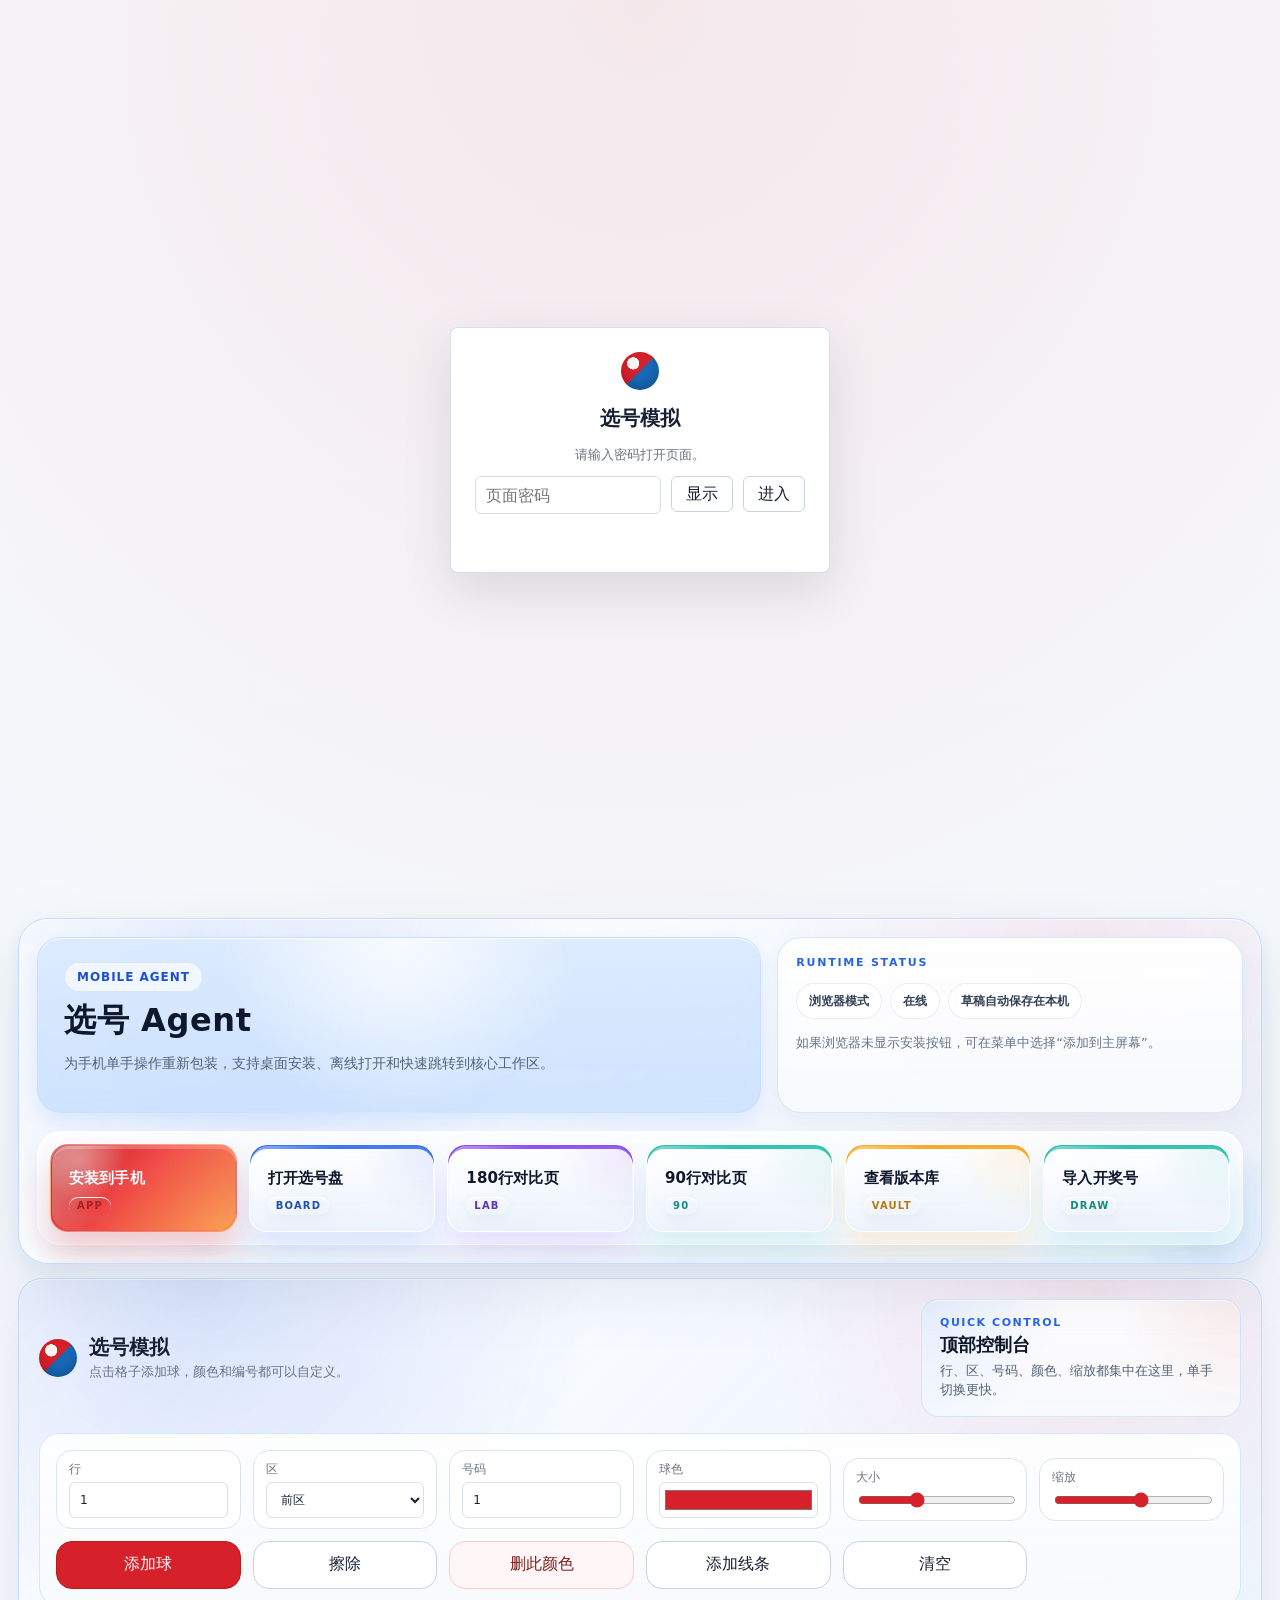
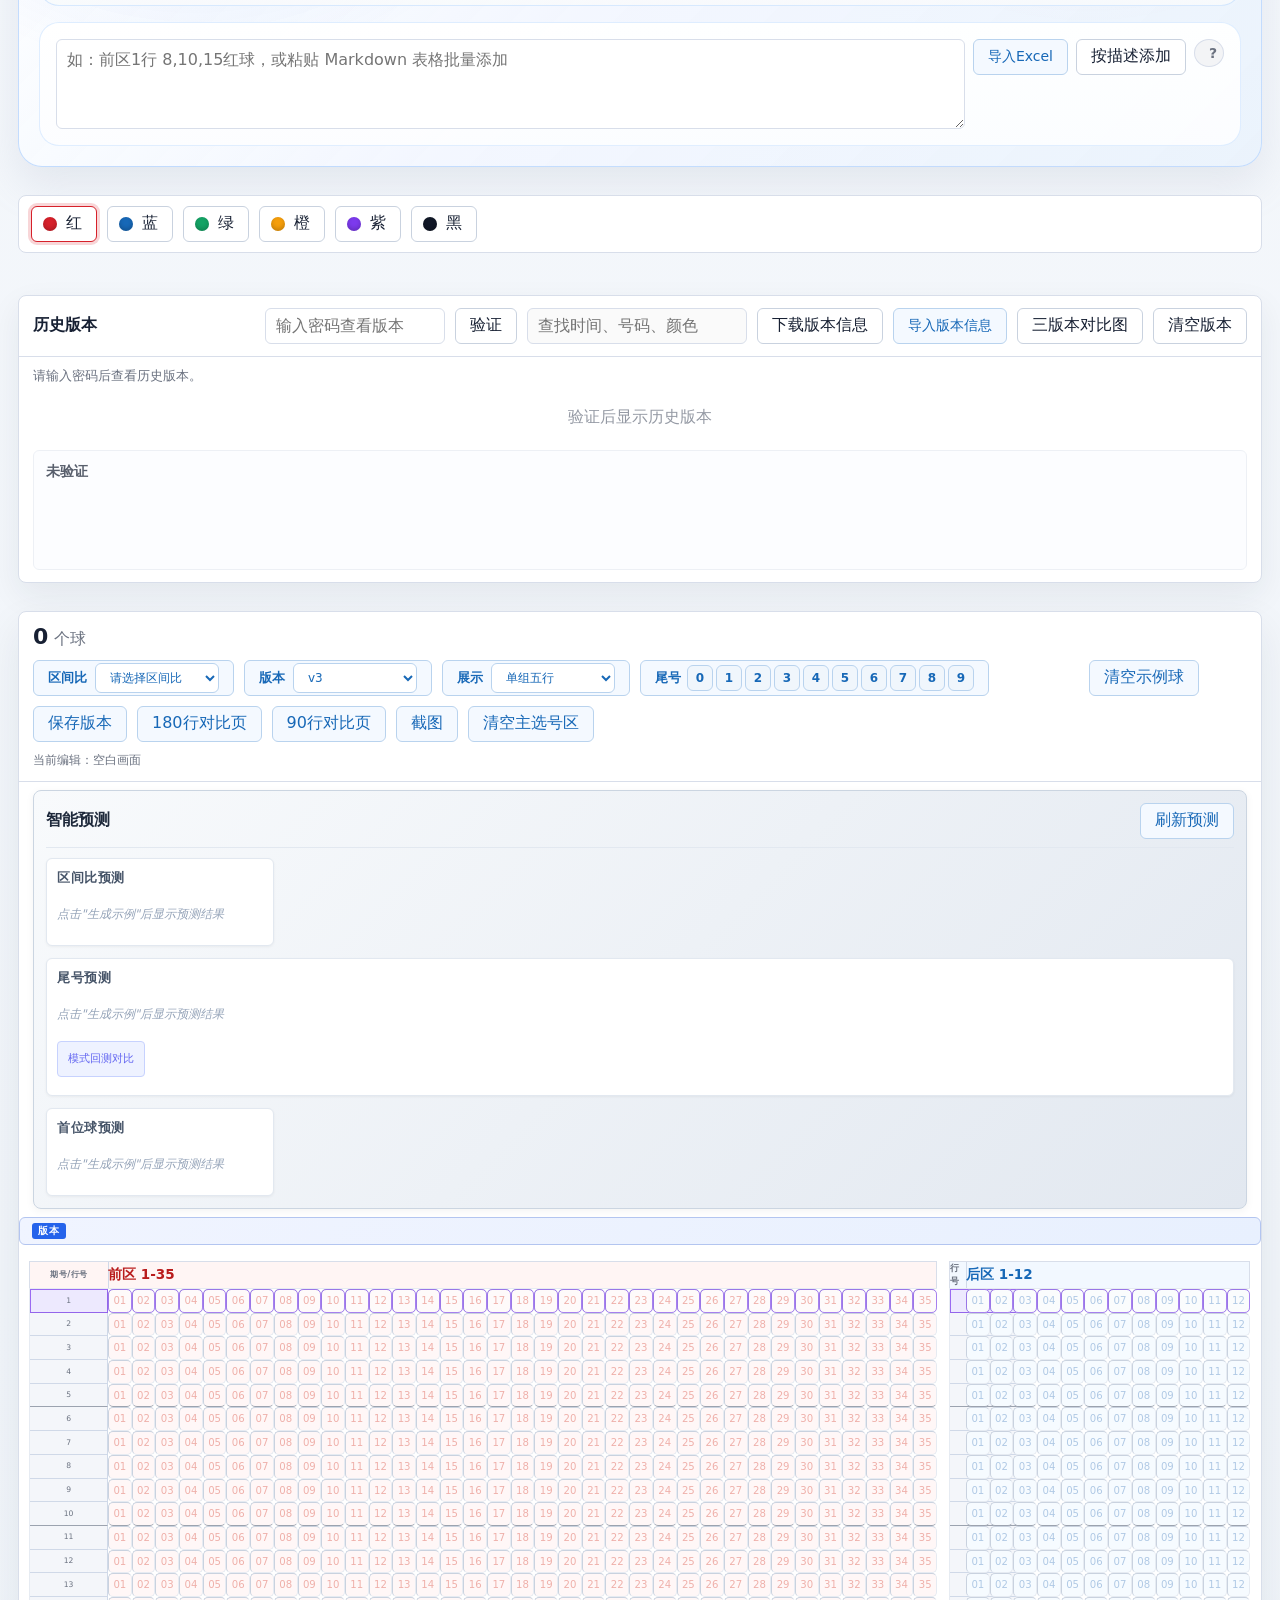
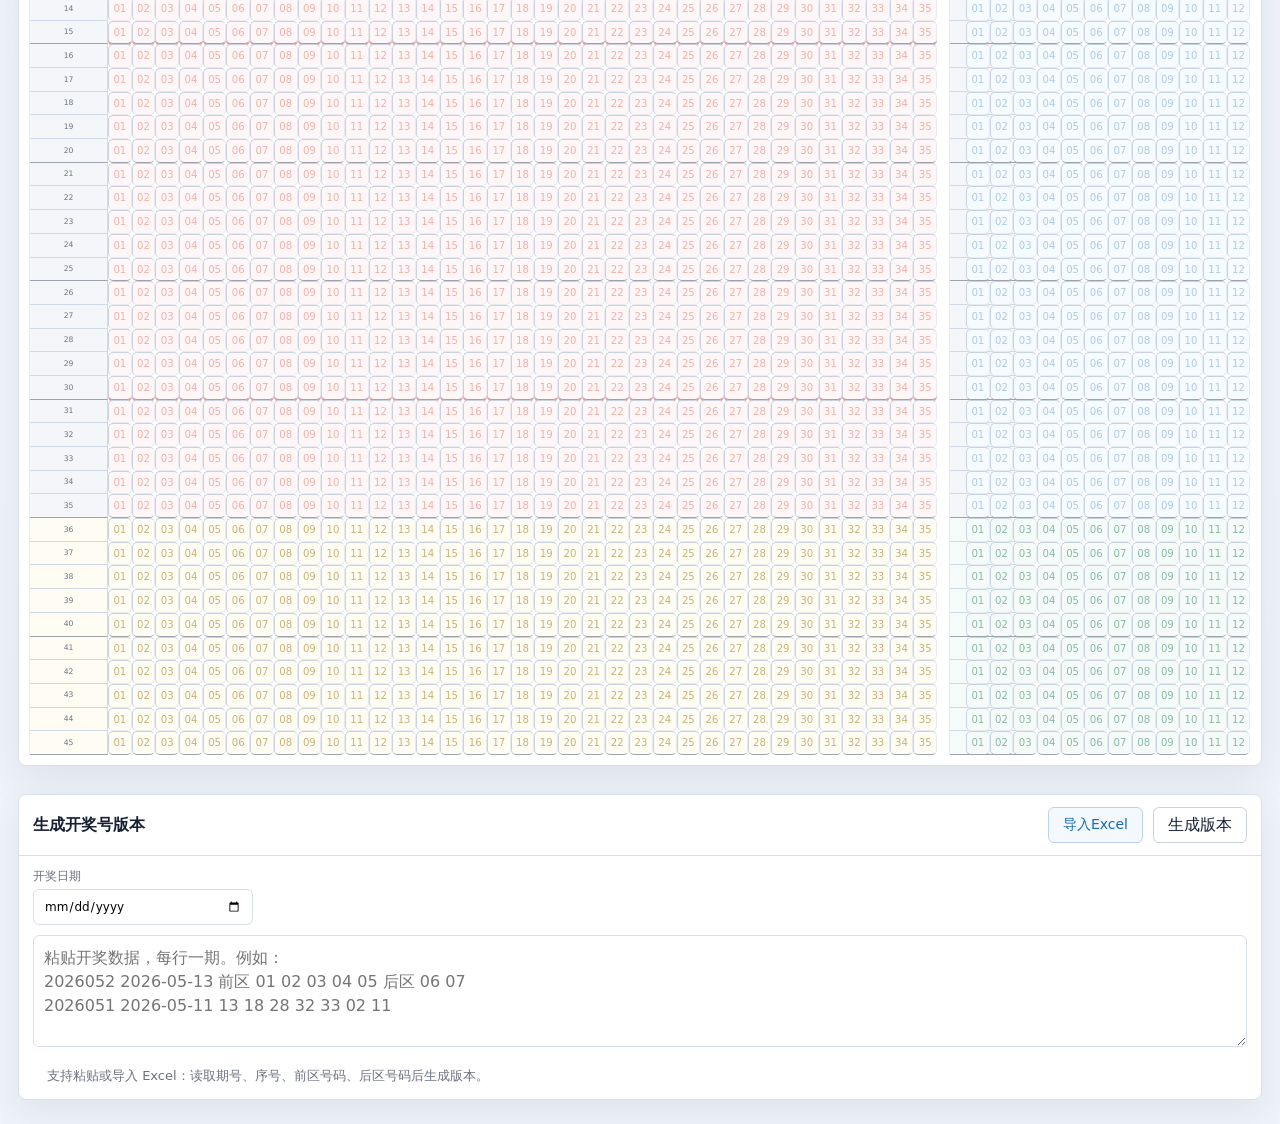
<file: index.html>
<!doctype html>
<html lang="zh-CN">
  <head>
    <meta charset="UTF-8" />
    <meta name="viewport" content="width=device-width, initial-scale=1.0" />
    <title>选号 Agent</title>
    <meta name="theme-color" content="#0f172a" />
    <meta name="apple-mobile-web-app-capable" content="yes" />
    <meta name="apple-mobile-web-app-status-bar-style" content="black-translucent" />
    <meta name="apple-mobile-web-app-title" content="选号Agent" />
    <meta name="mobile-web-app-capable" content="yes" />
    <link rel="manifest" href="manifest.webmanifest" />
    <link rel="icon" type="image/png" sizes="192x192" href="icons/icon-192.png" />
    <link rel="shortcut icon" type="image/png" href="icons/icon-192.png" />
    <link rel="apple-touch-icon" href="icons/apple-touch-icon.png" />
    <link rel="stylesheet" href="styles.css?v=20260611-layout-9" />
  </head>
  <body>
    <section id="appLock" class="app-lock">
      <div class="lock-panel">
        <span class="brand-mark"></span>
        <h1>选号模拟</h1>
        <p>请输入密码打开页面。</p>
        <div class="lock-form">
          <input id="appPassword" type="password" maxlength="32" placeholder="页面密码" autocomplete="current-password" />
          <button id="toggleAppPasswordButton" type="button">显示</button>
          <button id="unlockAppButton" type="button">进入</button>
        </div>
        <p id="appAuthMessage" class="auth-message"></p>
      </div>
    </section>

    <main id="appRoot" class="app" hidden>
      <section id="agentHomePanel" class="agent-shell" data-agent-section aria-label="手机 Agent 工作台">
        <div class="agent-shell-top">
          <div class="agent-copy">
            <span class="agent-badge">Mobile Agent</span>
            <h2>选号 Agent</h2>
            <p>为手机单手操作重新包装，支持桌面安装、离线打开和快速跳转到核心工作区。</p>
          </div>
          <div class="agent-sidecard">
            <span class="agent-sidecard-title">Runtime Status</span>
            <div class="agent-status">
              <span id="displayModeBadge" class="agent-pill">浏览器模式</span>
              <span id="networkStatusBadge" class="agent-pill">在线</span>
              <span class="agent-pill">草稿自动保存在本机</span>
            </div>
            <p id="installHint" class="agent-hint">在浏览器菜单里也可以选择“添加到主屏幕”。</p>
          </div>
        </div>
        <div class="agent-actions">
          <button id="installAppButton" class="agent-primary-action" type="button" hidden data-accent="ruby" data-nav-tag="APP">安装到手机</button>
          <button class="agent-jump" type="button" data-target="#agentBoardPanel" data-accent="cobalt" data-nav-tag="BOARD">打开选号盘</button>
          <button id="openComparePageFromHome" class="agent-jump" type="button" data-accent="violet" data-nav-tag="LAB">180行对比页</button>
          <button id="openCompare90PageFromHome" class="agent-jump" type="button" data-accent="mint" data-nav-tag="90">90行对比页</button>
          <button class="agent-jump" type="button" data-target="#agentVersionPanel" data-accent="amber" data-nav-tag="VAULT">查看版本库</button>
          <button class="agent-jump" type="button" data-target="#agentImportPanel" data-accent="mint" data-nav-tag="DRAW">导入开奖号</button>
        </div>
      </section>

      <section id="agentControlPanel" class="toolbar" data-agent-section aria-label="操作栏">
        <div class="toolbar-top">
          <div class="brand">
            <span class="brand-mark"></span>
            <div>
              <h1>选号模拟</h1>
              <p>点击格子添加球，颜色和编号都可以自定义。</p>
            </div>
          </div>
          <div class="toolbar-note">
            <span class="toolbar-kicker">Quick Control</span>
            <strong>顶部控制台</strong>
            <p>行、区、号码、颜色、缩放都集中在这里，单手切换更快。</p>
          </div>
        </div>

        <div class="controls">
          <label>
            <span>行</span>
            <input id="rowInput" type="number" min="1" max="45" value="1" />
          </label>
          <label>
            <span>区</span>
            <select id="zoneInput">
              <option value="front">前区</option>
              <option value="back">后区</option>
            </select>
          </label>
          <label>
            <span>号码</span>
            <input id="numberInput" type="number" min="1" max="35" value="1" />
          </label>
          <label>
            <span>球色</span>
            <input id="colorInput" type="color" value="#d6202a" />
          </label>
          <label>
            <span>大小</span>
            <input id="sizeInput" type="range" min="20" max="34" value="25" />
          </label>
          <label>
            <span>缩放</span>
            <input id="zoomInput" type="range" min="30" max="130" value="100" />
          </label>
          <button id="addBallButton" type="button">添加球</button>
          <button id="eraseButton" type="button" aria-pressed="false">擦除</button>
          <button id="deleteColorButton" type="button">删此颜色</button>
          <button id="addDividerButton" type="button">添加线条</button>
          <button id="clearButton" type="button">清空</button>
        </div>
        <div class="text-add">
          <div class="text-add-wrapper">
            <textarea
              id="descInput"
              rows="3"
              placeholder="如：前区1行 8,10,15红球，或粘贴 Markdown 表格批量添加"
            ></textarea>
            <label class="file-import-button text-file-import">
              <input id="descFileInput" type="file" accept=".xlsx,.xls,.csv,.tsv" />
              导入Excel
            </label>
            <button id="descAddButton" type="button">按描述添加</button>
            <button id="descHelpButton" type="button" class="help-btn" title="查看语法规则">?</button>
          </div>
          <div id="descHelpTip" class="desc-help-tip" hidden>
            <strong>语法规则：</strong><br />
            <code>前区/后区</code> + <code>行号</code> + <code>号码</code> + <code>颜色</code><br /><br />
            <strong>单条示例：</strong><br />
            <code>前区1行 8,10,15红球</code><br />
            <code>后区3行 2蓝球</code><br />
            <code>前区第5行 13号红</code><br /><br />
            <strong>表格批量导入（先选颜色）：</strong><br />
            <code>| 顺序 | 前区号码 | 后区号码 |</code><br />
            <code>| 1 | 12 17 20 26 35 | 04 09 |</code><br />
            <code>| 2 | 04 10 15 22 27 | 06 10 |</code><br /><br />
            <strong>制表符分隔格式（如从Excel复制）：</strong><br />
            <code>顺序 前区号码 后区号码</code><br />
            <code>1 12 17 20 26 35 04 09</code><br />
            <code>2 04 10 15 22 27 06 10</code><br /><br />
            <strong>Excel导入：</strong>读取前区/后区列，按倒序添加，表格最下面一行放到第1行。<br /><br />
            <strong>彩虹球：</strong>同位置多颜色显示彩虹。<br /><br />
            <strong>支持：</strong>中文数字、多行、分号分隔。
          </div>
        </div>
      </section>

      <section id="agentPalettePanel" class="palette" data-agent-section aria-label="颜色选择">
        <button class="swatch active" type="button" data-color="#d6202a" style="--swatch: #d6202a">红</button>
        <button class="swatch" type="button" data-color="#1768b7" style="--swatch: #1768b7">蓝</button>
        <button class="swatch" type="button" data-color="#14a365" style="--swatch: #14a365">绿</button>
        <button class="swatch" type="button" data-color="#f59e0b" style="--swatch: #f59e0b">橙</button>
        <button class="swatch" type="button" data-color="#7c3aed" style="--swatch: #7c3aed">紫</button>
        <button class="swatch" type="button" data-color="#111827" style="--swatch: #111827">黑</button>
      </section>

      <section id="agentBoardPanel" class="board-shell" data-agent-section aria-label="选号面板">
        <div class="board-top">
          <div class="status">
            <strong id="ballCount">0</strong>
            <span>个球</span>
          </div>
          <div class="board-actions">
            <label class="board-option" for="sampleRatioModeInput">
              <span>区间比</span>
              <select id="sampleRatioModeInput">
                <option value="">请选择区间比</option>
                <option value="0-0-5">0:0:5</option>
                <option value="0-1-4">0:1:4</option>
                <option value="0-2-3">0:2:3</option>
                <option value="0-3-2">0:3:2</option>
                <option value="0-4-1">0:4:1</option>
                <option value="0-5-0">0:5:0</option>
                <option value="1-0-4">1:0:4</option>
                <option value="1-1-3">1:1:3</option>
                <option value="1-2-2">1:2:2</option>
                <option value="1-3-1">1:3:1</option>
                <option value="1-4-0">1:4:0</option>
                <option value="2-0-3">2:0:3</option>
                <option value="2-1-2">2:1:2</option>
                <option value="2-2-1">2:2:1</option>
                <option value="2-3-0">2:3:0</option>
                <option value="3-0-2">3:0:2</option>
                <option value="3-1-1">3:1:1</option>
                <option value="3-2-0">3:2:0</option>
                <option value="4-0-1">4:0:1</option>
                <option value="4-1-0">4:1:0</option>
                <option value="5-0-0">5:0:0</option>
                <option value="break1">断一区</option>
                <option value="break2">断二区</option>
                <option value="break3">断三区</option>
              </select>
            </label>
            <label class="board-option" for="sampleVersionInput">
              <span>版本</span>
              <select id="sampleVersionInput">
                <option value="v3">v3</option>
                <option value="v4">v4.1</option>
              </select>
            </label>
            <label class="board-option" for="sampleDisplayModeInput">
              <span>展示</span>
              <select id="sampleDisplayModeInput">
                <option value="single">单组五行</option>
                <option value="variants">五组候选</option>
              </select>
            </label>
            <label class="board-option tail-selector" for="tailSelectorWrap">
              <span>尾号</span>
              <div id="tailSelectorWrap" class="tail-selector-wrap">
                <button class="tail-btn" type="button" data-tail="0">0</button>
                <button class="tail-btn" type="button" data-tail="1">1</button>
                <button class="tail-btn" type="button" data-tail="2">2</button>
                <button class="tail-btn" type="button" data-tail="3">3</button>
                <button class="tail-btn" type="button" data-tail="4">4</button>
                <button class="tail-btn" type="button" data-tail="5">5</button>
                <button class="tail-btn" type="button" data-tail="6">6</button>
                <button class="tail-btn" type="button" data-tail="7">7</button>
                <button class="tail-btn" type="button" data-tail="8">8</button>
                <button class="tail-btn" type="button" data-tail="9">9</button>
              </div>
            </label>
            <span id="tailPoolInfo" class="tail-pool-info"></span>
            <button id="sampleButton" class="ghost" type="button">生成示例</button>
            <button id="clearSampleButton" class="ghost" type="button">清空示例球</button>
            <button id="exportSampleExcelButton" class="ghost" type="button" style="display:none;">导出Excel</button>
            <button id="saveVersionButton" class="ghost" type="button">保存版本</button>
            <button id="openComparePageButton" class="ghost" type="button">180行对比页</button>
            <button id="openCompare90PageButton" class="ghost" type="button">90行对比页</button>
            <button id="captureBoardButton" class="ghost" type="button">截图</button>
            <button id="clearMainBoardButton" class="ghost" type="button">清空主选号区</button>
          </div>
          <span id="currentBaseLabel" class="base-label">当前编辑：空白画面</span>
        </div>
        <div id="predictionPanel" class="prediction-panel">
          <div class="prediction-header">
            <h3>智能预测</h3>
            <button id="refreshPredictionButton" class="ghost" type="button">刷新预测</button>
          </div>
          <div class="prediction-content">
            <div class="prediction-section">
              <h4>区间比预测</h4>
              <div id="intervalRatioPrediction" class="prediction-display">
                <span class="prediction-placeholder">点击"生成示例"后显示预测结果</span>
              </div>
            </div>
            <div class="prediction-section prediction-section-wide">
              <h4>尾号预测</h4>
              <div id="tailPrediction" class="prediction-display">
                <span class="prediction-placeholder">点击"生成示例"后显示预测结果</span>
              </div>
              <button id="backtestTailModesBtn" class="ghost btn-sm" type="button" style="margin-top:6px;">模式回测对比</button>
              <div id="tailModeBacktest" class="backtest-container"></div>
            </div>
            <div class="prediction-section">
              <h4>首位球预测</h4>
              <div id="firstBallPrediction" class="prediction-display">
                <span class="prediction-placeholder">点击"生成示例"后显示预测结果</span>
              </div>
            </div>
          </div>
        </div>
        <div id="versionBanner" class="version-banner" hidden>
          <span class="version-banner-label">版本</span>
          <span id="versionBannerText" class="version-banner-text"></span>
        </div>
        <div class="board-wrap">
          <div id="board" class="board" aria-label="选号走势表">
            <div>
              <div class="zone-title front-title">前区 1-35</div>
              <div id="frontBoard" class="zone-board front-board" aria-label="前区 1 到 35"></div>
            </div>
            <div>
              <div class="zone-title back-title">后区 1-12</div>
              <div id="backBoard" class="zone-board back-board" aria-label="后区 1 到 12"></div>
            </div>
          </div>
        </div>
        <div id="agentPoolPanel" class="pool-panel" data-agent-section aria-label="候选号码池" hidden>
          <div class="pool-header">
            <h2>候选号码池</h2>
            <span id="poolStats" class="pool-stats"></span>
          </div>
          <div id="poolDisplay" class="pool-display"></div>
          <div id="poolCoverageInfo" class="pool-coverage-info"></div>
        </div>
      </section>

      <section id="agentVersionPanel" class="version-shell" data-agent-section aria-label="历史版本">
        <div class="history-top">
          <h2>历史版本</h2>
          <div class="version-tools">
            <input id="versionPassword" type="password" placeholder="输入密码查看版本" autocomplete="current-password" />
            <button id="unlockVersionsButton" type="button">验证</button>
            <button id="lockVersionsButton" type="button" hidden>锁定</button>
            <input id="versionSearch" type="search" placeholder="查找时间、号码、颜色" />
            <button id="downloadVersionsButton" type="button">下载版本信息</button>
            <label class="file-import-button">
              <input id="importVersionsInput" type="file" accept=".json,application/json" />
              导入版本信息
            </label>
            <button id="compareVersionsButton" type="button">三版本对比图</button>
            <button id="clearVersionsButton" type="button">清空版本</button>
          </div>
        </div>
        <p id="versionAuthMessage" class="version-auth-message">请输入密码后查看历史版本。</p>
        <div class="version-layout">
          <ol id="versionList" class="version-list"></ol>
          <div class="version-preview">
            <h3 id="versionPreviewTitle">未选择版本</h3>
            <div id="versionPreview" class="history-balls"></div>
          </div>
        </div>
      </section>

      <section id="agentImportPanel" class="draw-import-shell" data-agent-section aria-label="生成开奖号版本">
        <div class="history-top">
          <h2>生成开奖号版本</h2>
          <div class="draw-version-actions">
            <label class="file-import-button">
              <input id="drawFileInput" type="file" accept=".xlsx,.xls,.csv,.tsv" />
              导入Excel
            </label>
            <button id="generateDrawVersionButton" type="button">生成版本</button>
            <button id="cancelEditDrawVersionButton" type="button" hidden>取消修改</button>
          </div>
        </div>
        <div class="draw-import-body">
          <label>
            <span>开奖日期</span>
            <input id="drawDateInput" type="date" />
          </label>
          <textarea
            id="drawDataInput"
            placeholder="粘贴开奖数据，每行一期。例如：&#10;2026052 2026-05-13 前区 01 02 03 04 05 后区 06 07&#10;2026051 2026-05-11 13 18 28 32 33 02 11"
          ></textarea>
          <p id="drawImportMessage" class="version-auth-message">支持粘贴或导入 Excel：读取期号、序号、前区号码、后区号码后生成版本。</p>
        </div>
      </section>

      <nav id="mobileDock" class="mobile-dock" aria-label="手机快捷导航">
        <button class="dock-item" type="button" data-target="#agentHomePanel" data-accent="cobalt">
          <span class="dock-item-icon" aria-hidden="true">⌂</span>
          <span class="dock-item-kicker">首页</span>
          <strong>Agent</strong>
        </button>
        <button class="dock-item" type="button" data-target="#agentControlPanel" data-accent="ruby">
          <span class="dock-item-icon" aria-hidden="true">◎</span>
          <span class="dock-item-kicker">控制</span>
          <strong>工作台</strong>
        </button>
        <button class="dock-item active" type="button" data-target="#agentBoardPanel" data-accent="violet">
          <span class="dock-item-icon" aria-hidden="true">●</span>
          <span class="dock-item-kicker">核心</span>
          <strong>选号盘</strong>
        </button>
        <button class="dock-item" type="button" data-target="#agentVersionPanel" data-accent="amber">
          <span class="dock-item-icon" aria-hidden="true">▣</span>
          <span class="dock-item-kicker">记录</span>
          <strong>版本库</strong>
        </button>
        <button class="dock-item" type="button" data-target="#agentImportPanel" data-accent="mint">
          <span class="dock-item-icon" aria-hidden="true">↥</span>
          <span class="dock-item-kicker">数据</span>
          <strong>开奖号</strong>
        </button>
      </nav>

      <div id="versionModal" class="version-modal" hidden>
        <div class="version-dialog" role="dialog" aria-modal="true" aria-labelledby="versionModalTitle">
          <div class="version-dialog-top">
            <h2 id="versionModalTitle">版本详情</h2>
            <button id="closeVersionModalButton" type="button">关闭</button>
          </div>
          <div id="versionModalBody" class="version-detail-list"></div>
        </div>
      </div>

      <div id="compareModal" class="version-modal" hidden>
        <div class="version-dialog compare-dialog" role="dialog" aria-modal="true" aria-labelledby="compareModalTitle">
          <div class="version-dialog-top">
            <h2 id="compareModalTitle">三版本对比图</h2>
            <button id="closeCompareModalButton" type="button">关闭</button>
          </div>
          <div class="compare-form">
            <label>
              <span>版本一</span>
              <select id="compareVersionOne"></select>
            </label>
            <label>
              <span>版本二</span>
              <select id="compareVersionTwo"></select>
            </label>
            <label>
              <span>版本三</span>
              <select id="compareVersionThree"></select>
            </label>
          </div>
          <p id="compareHint" class="version-auth-message">将每个版本的第 16-30 行映射到主选号区行 1-15、16-30、31-45，前区和后区的选球都会按原号码落位。</p>
          <div class="compare-actions">
            <button id="applyCompareButton" type="button">加载到主选号区</button>
            <button id="saveCompareButton" class="ghost" type="button">一键保存为版本</button>
          </div>
        </div>
      </div>
    </main>

    <script src="vendor/xlsx.full.min.js"></script>
    <script src="vendor/html2canvas.min.js"></script>
    <script src="all_draws.js"></script>
    <script src="script.js?v=20260701-back-v6"></script>
  </body>
</html>
</file>
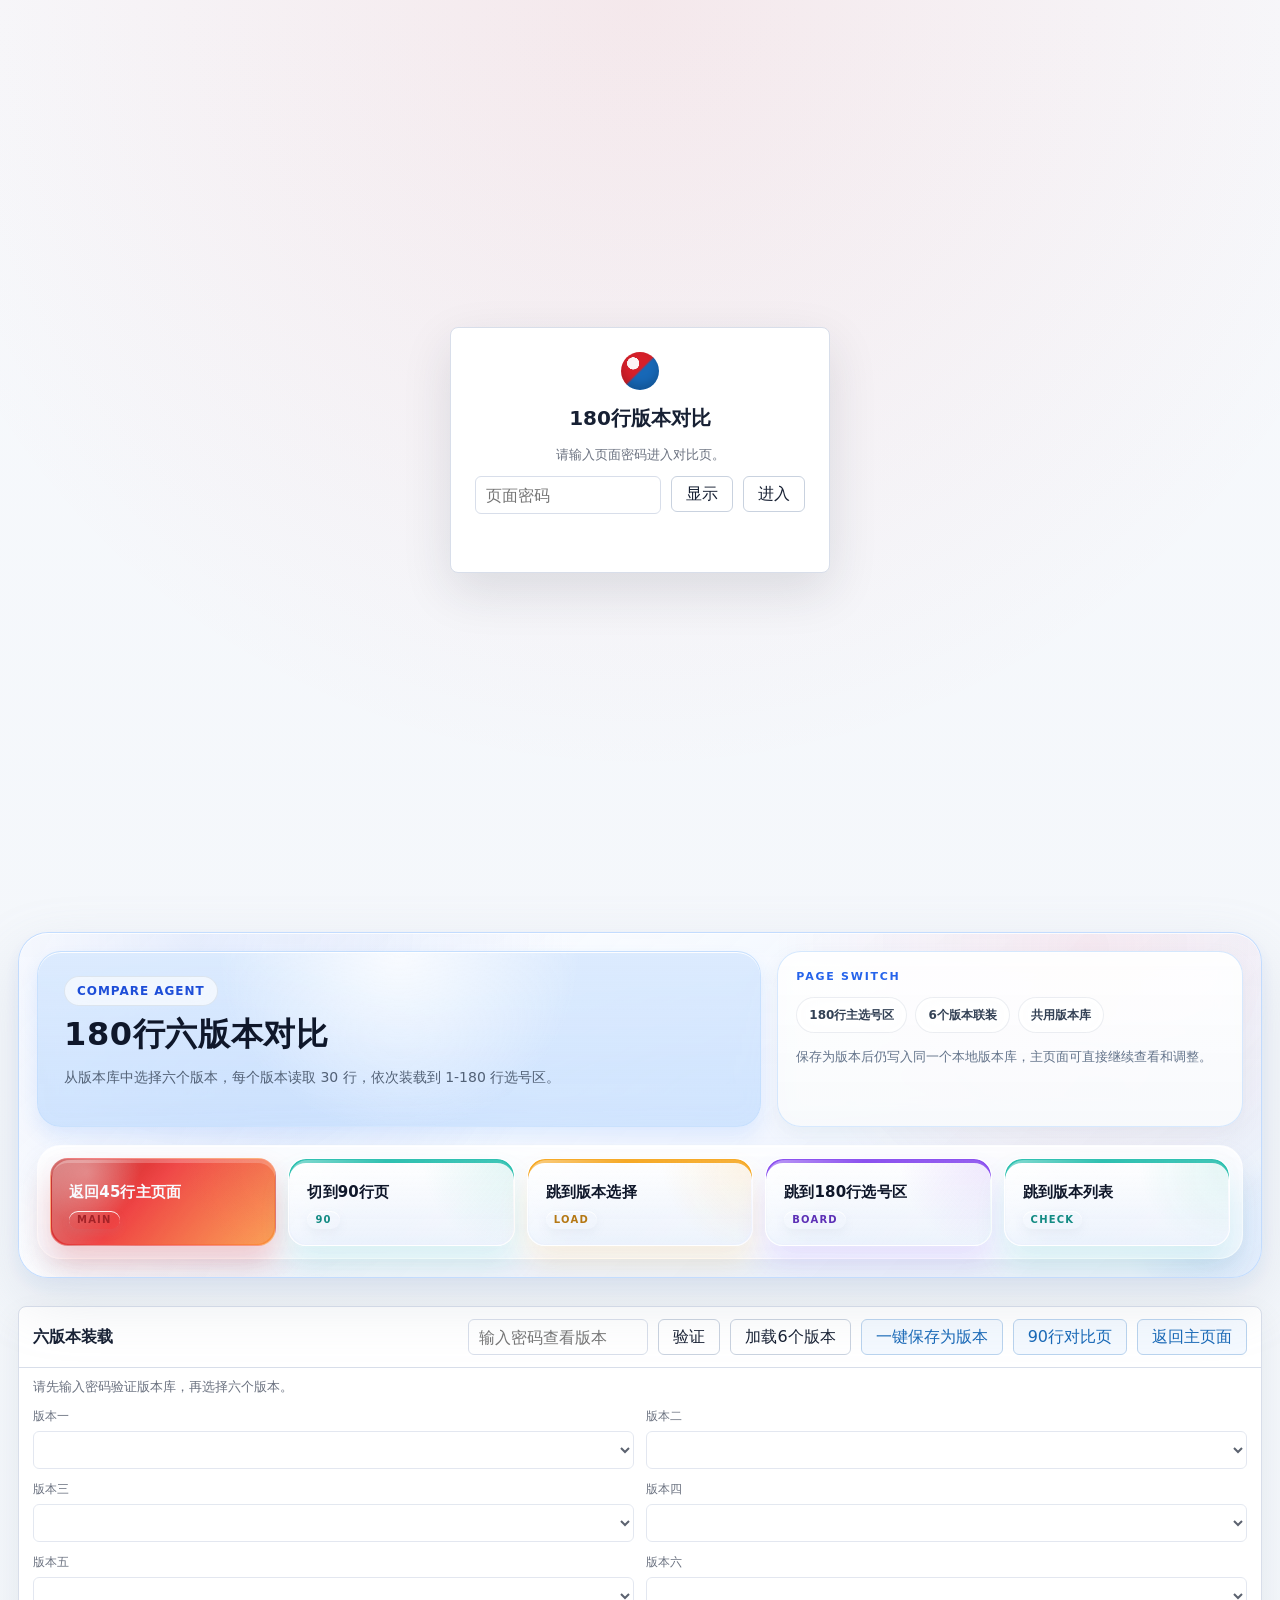
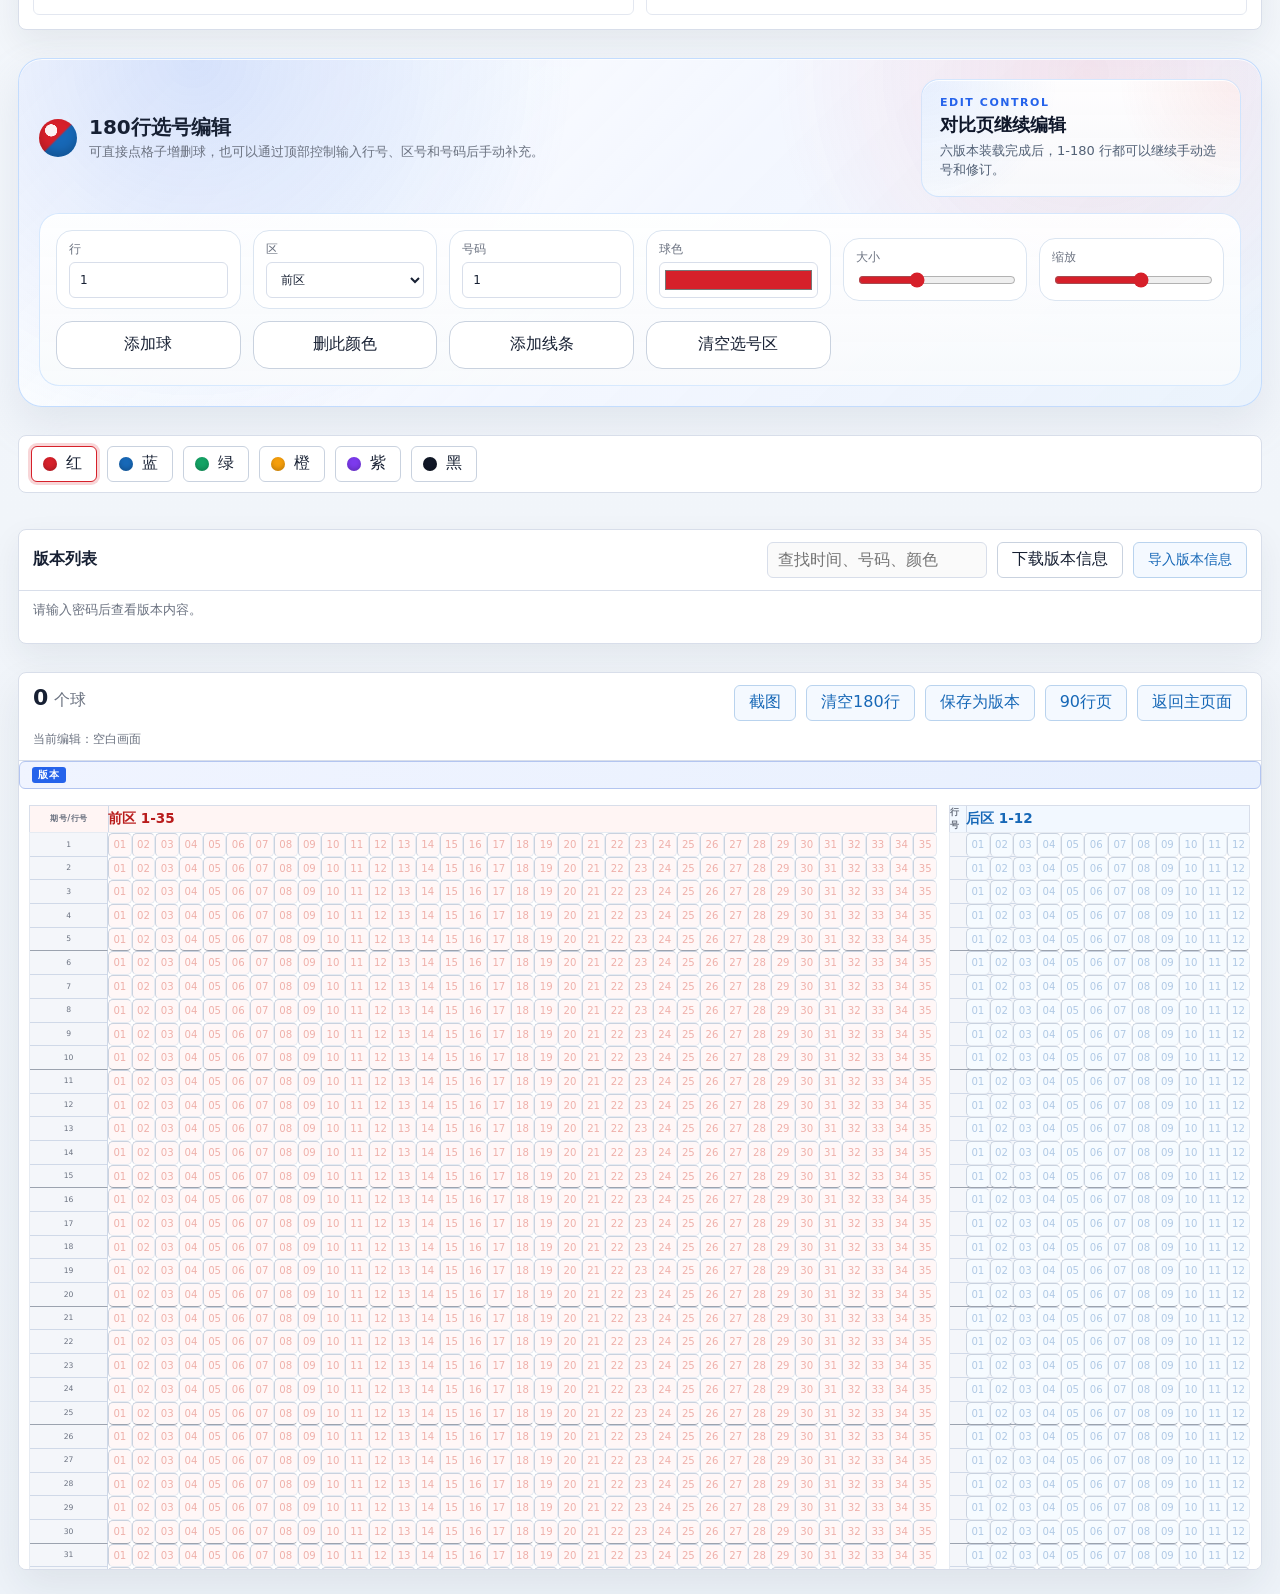
<file: compare.html>
<!doctype html>
<html lang="zh-CN">
  <head>
    <meta charset="UTF-8" />
    <meta name="viewport" content="width=device-width, initial-scale=1.0" />
    <title>180行版本对比</title>
    <meta name="theme-color" content="#0f172a" />
    <meta name="apple-mobile-web-app-capable" content="yes" />
    <meta name="apple-mobile-web-app-status-bar-style" content="black-translucent" />
    <meta name="apple-mobile-web-app-title" content="180行对比" />
    <meta name="mobile-web-app-capable" content="yes" />
    <link rel="manifest" href="manifest.webmanifest" />
    <link rel="icon" type="image/png" sizes="192x192" href="icons/icon-192.png" />
    <link rel="shortcut icon" type="image/png" href="icons/icon-192.png" />
    <link rel="apple-touch-icon" href="icons/apple-touch-icon.png" />
    <link rel="stylesheet" href="styles.css?v=20260611-layout-9" />
  </head>
  <body class="compare-page-body">
    <section id="comparePageLock" class="app-lock">
      <div class="lock-panel">
        <span class="brand-mark"></span>
        <h1>180行版本对比</h1>
        <p>请输入页面密码进入对比页。</p>
        <div class="lock-form">
          <input id="comparePagePassword" type="password" maxlength="32" placeholder="页面密码" autocomplete="current-password" />
          <button id="toggleComparePagePasswordButton" type="button">显示</button>
          <button id="unlockComparePageButton" type="button">进入</button>
        </div>
        <p id="comparePageAuthMessage" class="auth-message"></p>
      </div>
    </section>

    <main id="comparePageRoot" class="app compare-page-app" hidden>
      <section class="agent-shell compare-hero">
        <div class="agent-shell-top">
          <div class="agent-copy">
            <span class="agent-badge">Compare Agent</span>
            <h2>180行六版本对比</h2>
            <p>从版本库中选择六个版本，每个版本读取 30 行，依次装载到 1-180 行选号区。</p>
          </div>
          <div class="agent-sidecard">
            <span class="agent-sidecard-title">Page Switch</span>
            <div class="agent-status">
              <span class="agent-pill">180行主选号区</span>
              <span class="agent-pill">6个版本联装</span>
              <span class="agent-pill">共用版本库</span>
            </div>
            <p class="agent-hint">保存为版本后仍写入同一个本地版本库，主页面可直接继续查看和调整。</p>
          </div>
        </div>
        <div class="agent-actions compare-hero-actions">
          <button id="backToMainPageTop" class="agent-primary-action" type="button" data-accent="ruby" data-nav-tag="MAIN">返回45行主页面</button>
          <button class="agent-jump" type="button" data-switch-page="compare90" data-accent="mint" data-nav-tag="90">切到90行页</button>
          <button id="jumpToCompareControls" class="agent-jump" type="button" data-accent="amber" data-nav-tag="LOAD">跳到版本选择</button>
          <button id="jumpToCompareBoard" class="agent-jump" type="button" data-accent="violet" data-nav-tag="BOARD">跳到180行选号区</button>
          <button id="jumpToCompareVersions" class="agent-jump" type="button" data-accent="mint" data-nav-tag="CHECK">跳到版本列表</button>
        </div>
      </section>

      <section id="compareControlPanel" class="version-shell compare-panel" aria-label="六版本装载设置">
        <div class="history-top">
          <h2>六版本装载</h2>
          <div class="version-tools">
            <input id="compareVersionPassword" type="password" placeholder="输入密码查看版本" autocomplete="current-password" />
            <button id="unlockCompareVersionsButton" type="button">验证</button>
            <button id="lockCompareVersionsButton" type="button" hidden>锁定</button>
            <button id="loadCompareVersionsButton" type="button">加载6个版本</button>
            <button id="saveCompareBoardButton" class="ghost" type="button">一键保存为版本</button>
            <button class="ghost" type="button" data-switch-page="compare90">90行对比页</button>
            <button id="backToMainPageButton" class="ghost" type="button">返回主页面</button>
          </div>
        </div>
        <p id="comparePageHint" class="version-auth-message">请先验证版本库，再选择六个版本。</p>
        <div class="compare-five-layout">
          <div class="compare-form compare-five-form">
            <label>
              <span>版本一</span>
              <select id="compareVersionOne"></select>
            </label>
            <label>
              <span>版本二</span>
              <select id="compareVersionTwo"></select>
            </label>
            <label>
              <span>版本三</span>
              <select id="compareVersionThree"></select>
            </label>
            <label>
              <span>版本四</span>
              <select id="compareVersionFour"></select>
            </label>
            <label>
              <span>版本五</span>
              <select id="compareVersionFive"></select>
            </label>
            <label>
              <span>版本六</span>
              <select id="compareVersionSix"></select>
            </label>
          </div>
        </div>
      </section>

      <section class="toolbar compare-toolbar" aria-label="180行编辑控制">
        <div class="toolbar-top">
          <div class="brand">
            <span class="brand-mark"></span>
            <div>
              <h1>180行选号编辑</h1>
              <p>可直接点格子增删球，也可以通过顶部控制输入行号、区号和号码后手动补充。</p>
            </div>
          </div>
          <div class="toolbar-note">
            <span class="toolbar-kicker">Edit Control</span>
            <strong>对比页继续编辑</strong>
            <p>六版本装载完成后，1-180 行都可以继续手动选号和修订。</p>
          </div>
        </div>
        <div class="controls">
          <label>
            <span>行</span>
            <input id="compareRowInput" type="number" min="1" max="180" value="1" />
          </label>
          <label>
            <span>区</span>
            <select id="compareZoneInput">
              <option value="front">前区</option>
              <option value="back">后区</option>
            </select>
          </label>
          <label>
            <span>号码</span>
            <input id="compareNumberInput" type="number" min="1" max="35" value="1" />
          </label>
          <label>
            <span>球色</span>
            <input id="compareColorInput" type="color" value="#d6202a" />
          </label>
          <label>
            <span>大小</span>
            <input id="compareSizeInput" type="range" min="20" max="34" value="25" />
          </label>
          <label>
            <span>缩放</span>
            <input id="compareZoomInput" type="range" min="30" max="130" value="100" />
          </label>
          <button id="compareAddBallButton" type="button">添加球</button>
          <button id="compareDeleteColorButton" type="button">删此颜色</button>
          <button id="compareAddDividerButton" type="button">添加线条</button>
          <button id="compareClearBoardButton" type="button">清空选号区</button>
        </div>
      </section>

      <section class="palette compare-palette" aria-label="对比页颜色选择">
        <button class="swatch compare-swatch active" type="button" data-color="#d6202a" style="--swatch: #d6202a">红</button>
        <button class="swatch compare-swatch" type="button" data-color="#1768b7" style="--swatch: #1768b7">蓝</button>
        <button class="swatch compare-swatch" type="button" data-color="#14a365" style="--swatch: #14a365">绿</button>
        <button class="swatch compare-swatch" type="button" data-color="#f59e0b" style="--swatch: #f59e0b">橙</button>
        <button class="swatch compare-swatch" type="button" data-color="#7c3aed" style="--swatch: #7c3aed">紫</button>
        <button class="swatch compare-swatch" type="button" data-color="#111827" style="--swatch: #111827">黑</button>
      </section>

      <section id="compareBoardPanel" class="board-shell compare-board-shell" aria-label="180行选号面板">
        <div class="board-top">
          <div class="status">
            <strong id="compareBallCount">0</strong>
            <span>个球</span>
          </div>
          <div class="board-actions">
            <button id="captureCompareBoardButton" class="ghost" type="button">截图</button>
            <button id="clearCompareBoardButton" class="ghost" type="button">清空180行</button>
            <button id="saveCompareBoardButtonInline" class="ghost" type="button">保存为版本</button>
            <button class="ghost" type="button" data-switch-page="compare90">90行页</button>
            <button id="backToMainPageInline" class="ghost" type="button">返回主页面</button>
          </div>
          <span id="compareCurrentBaseLabel" class="base-label">当前编辑：空白画面</span>
        </div>
        <div id="compareVersionBanner" class="version-banner" hidden>
          <span class="version-banner-label">版本</span>
          <span id="compareVersionBannerText" class="version-banner-text"></span>
        </div>
        <div class="board-wrap compare-board-wrap">
          <div id="compareBoard" class="board compare-board" aria-label="180行选号走势表">
            <div>
              <div class="zone-title front-title">前区 1-35</div>
              <div id="compareFrontBoard" class="zone-board front-board" aria-label="前区 1 到 35"></div>
            </div>
            <div>
              <div class="zone-title back-title">后区 1-12</div>
              <div id="compareBackBoard" class="zone-board back-board" aria-label="后区 1 到 12"></div>
            </div>
          </div>
        </div>
      </section>

      <section id="compareVersionsPanel" class="version-shell compare-panel" aria-label="版本列表">
        <div class="history-top">
          <h2>版本列表</h2>
          <div class="version-tools">
            <input id="compareVersionSearch" type="search" placeholder="查找时间、号码、颜色" />
            <button id="downloadCompareVersionsButton" type="button">下载版本信息</button>
            <label class="file-import-button">
              <input id="importCompareVersionsInput" type="file" accept=".json,application/json" />
              导入版本信息
            </label>
          </div>
        </div>
        <p id="compareVersionAuthMessage" class="version-auth-message">验证后显示版本列表，可在这里查看和管理已保存的版本。</p>
        <div class="version-layout">
          <ol id="compareVersionList" class="version-list"></ol>
        </div>
      </section>
    </main>

    <script src="vendor/html2canvas.min.js"></script>
    <script>
      window.comparePageConfig = {
        compareVersionsCount: 6,
        drawRowsPerVersion: 30,
        rowsLabel: "180行",
        versionsText: "六个版本",
        titlePrefix: "180行对比图",
        draftStorageKey: "lottery-board-compare180-draft",
        contextStorageKey: "lottery-board-compare-context",
        captureSplitRow: 90,
      };
    </script>
    <script src="compare.js?v=20260611-compare-page-17"></script>
  </body>
</html>
</file>
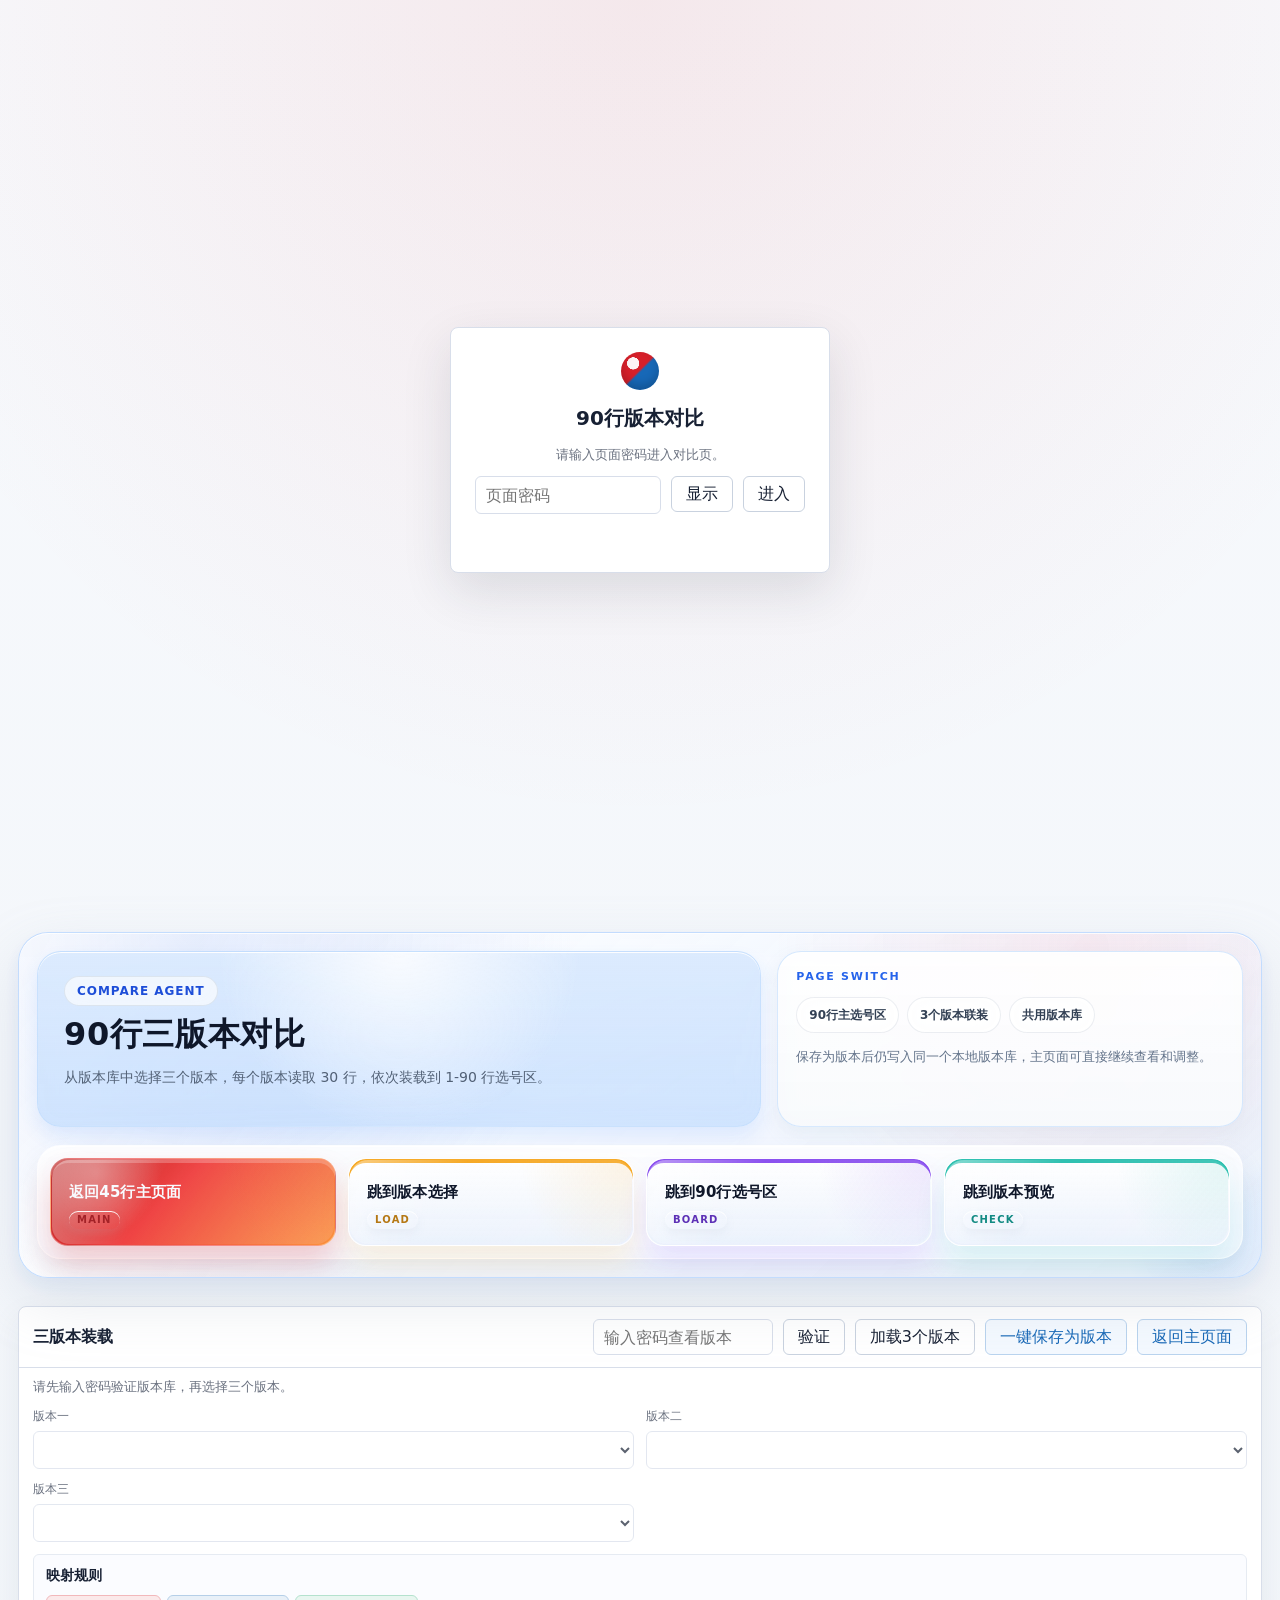
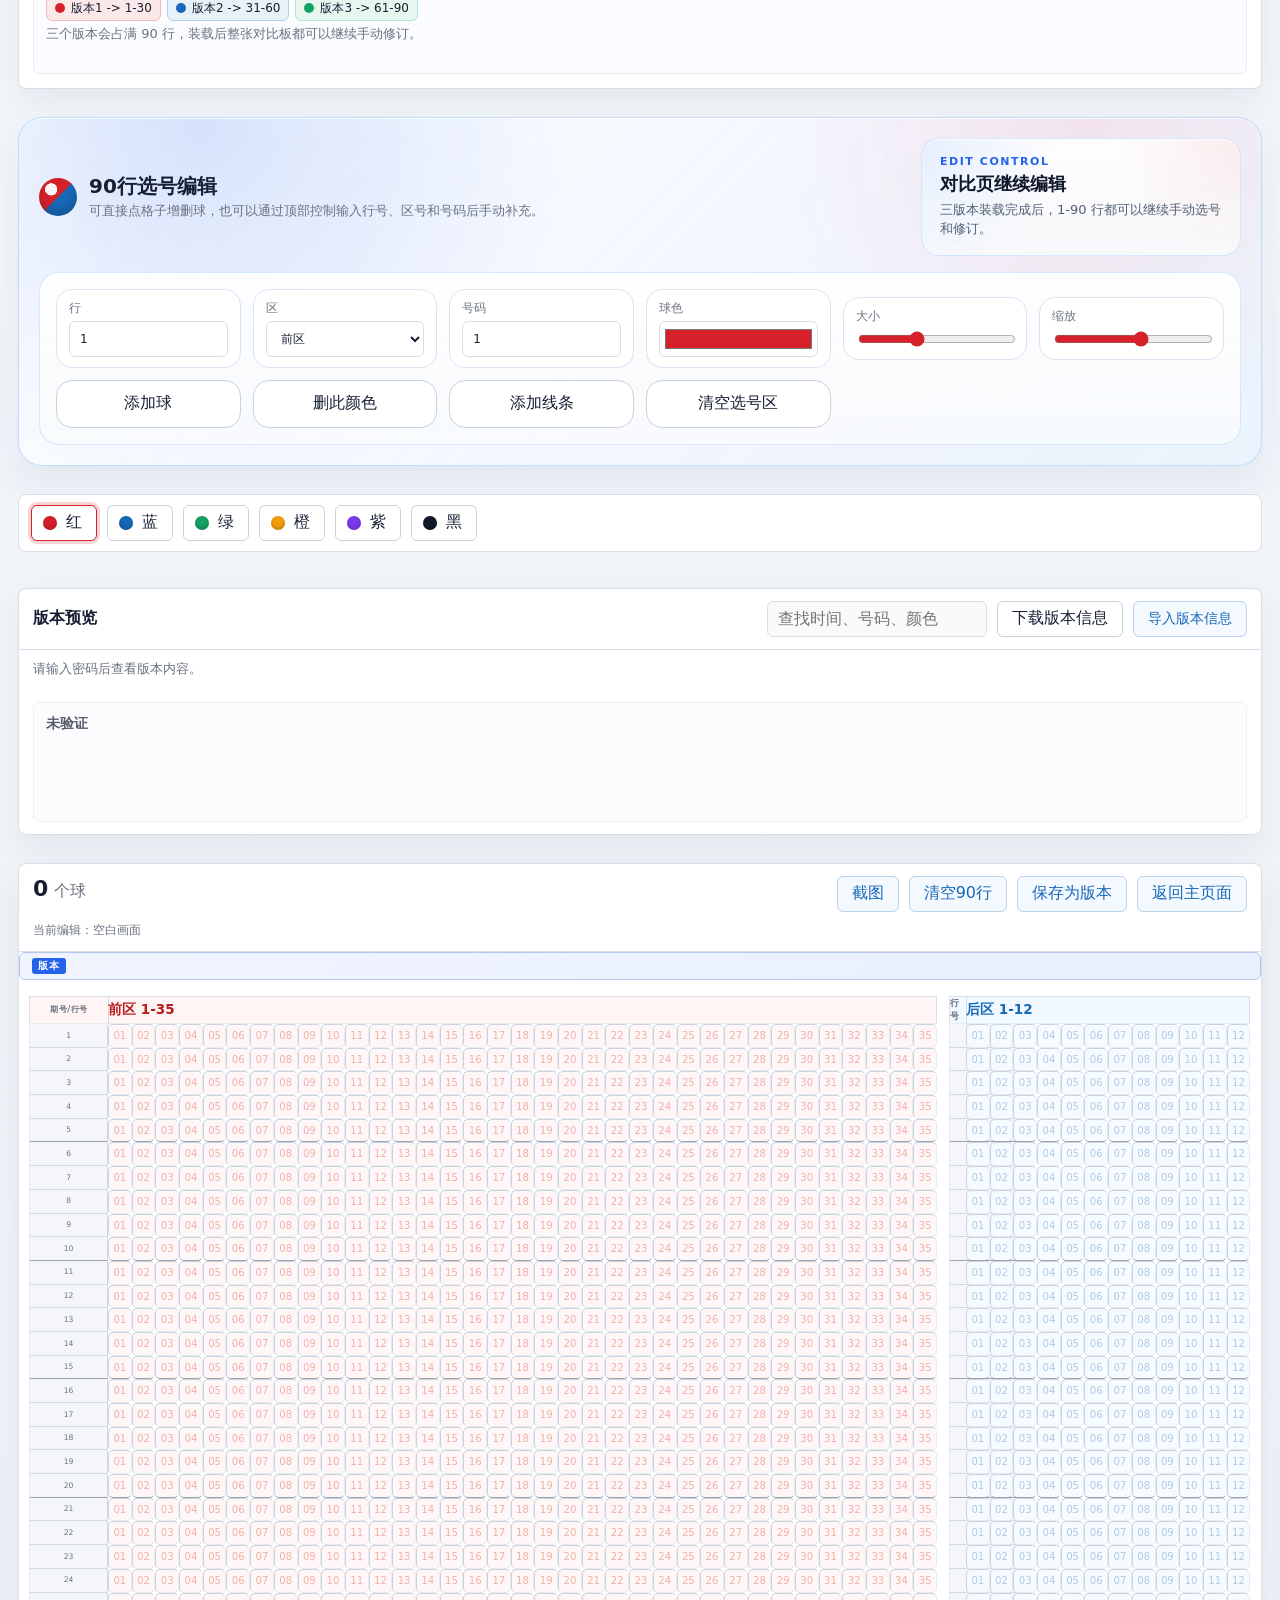
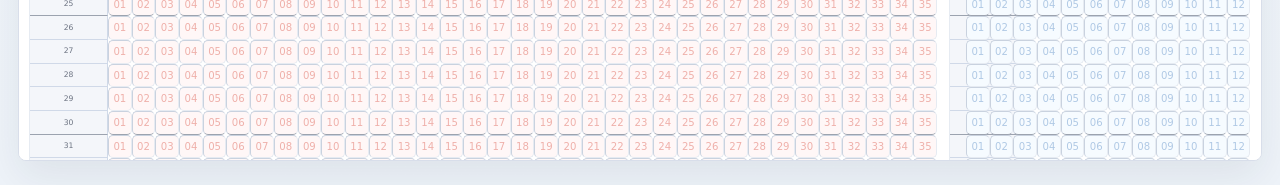
<file: compare105.html>
<!doctype html>
<html lang="zh-CN">
  <head>
    <meta charset="UTF-8" />
    <meta name="viewport" content="width=device-width, initial-scale=1.0" />
    <title>90行版本对比</title>
    <meta name="theme-color" content="#0f172a" />
    <meta name="apple-mobile-web-app-capable" content="yes" />
    <meta name="apple-mobile-web-app-status-bar-style" content="black-translucent" />
    <meta name="apple-mobile-web-app-title" content="90行对比" />
    <meta name="mobile-web-app-capable" content="yes" />
    <link rel="manifest" href="manifest.webmanifest" />
    <link rel="icon" type="image/png" sizes="192x192" href="icons/icon-192.png" />
    <link rel="shortcut icon" type="image/png" href="icons/icon-192.png" />
    <link rel="apple-touch-icon" href="icons/apple-touch-icon.png" />
    <link rel="stylesheet" href="styles.css?v=20260610-compare-page-3" />
  </head>
  <body class="compare-page-body">
    <section id="comparePageLock" class="app-lock">
      <div class="lock-panel">
        <span class="brand-mark"></span>
        <h1>90行版本对比</h1>
        <p>请输入页面密码进入对比页。</p>
        <div class="lock-form">
          <input id="comparePagePassword" type="password" maxlength="32" placeholder="页面密码" autocomplete="current-password" />
          <button id="toggleComparePagePasswordButton" type="button">显示</button>
          <button id="unlockComparePageButton" type="button">进入</button>
        </div>
        <p id="comparePageAuthMessage" class="auth-message"></p>
      </div>
    </section>

    <main id="comparePageRoot" class="app compare-page-app" hidden>
      <section class="agent-shell compare-hero">
        <div class="agent-shell-top">
          <div class="agent-copy">
            <span class="agent-badge">Compare Agent</span>
            <h2>90行三版本对比</h2>
            <p>从版本库中选择三个版本，每个版本读取 30 行，依次装载到 1-90 行选号区。</p>
          </div>
          <div class="agent-sidecard">
            <span class="agent-sidecard-title">Page Switch</span>
            <div class="agent-status">
              <span class="agent-pill">90行主选号区</span>
              <span class="agent-pill">3个版本联装</span>
              <span class="agent-pill">共用版本库</span>
            </div>
            <p class="agent-hint">保存为版本后仍写入同一个本地版本库，主页面可直接继续查看和调整。</p>
          </div>
        </div>
        <div class="agent-actions compare-hero-actions">
          <button id="backToMainPageTop" class="agent-primary-action" type="button" data-accent="ruby" data-nav-tag="MAIN">返回45行主页面</button>
          <button id="jumpToCompareControls" class="agent-jump" type="button" data-accent="amber" data-nav-tag="LOAD">跳到版本选择</button>
          <button id="jumpToCompareBoard" class="agent-jump" type="button" data-accent="violet" data-nav-tag="BOARD">跳到90行选号区</button>
          <button id="jumpToCompareVersions" class="agent-jump" type="button" data-accent="mint" data-nav-tag="CHECK">跳到版本预览</button>
        </div>
      </section>

      <section id="compareControlPanel" class="version-shell compare-panel" aria-label="三版本装载设置">
        <div class="history-top">
          <h2>三版本装载</h2>
          <div class="version-tools">
            <input id="compareVersionPassword" type="password" placeholder="输入密码查看版本" autocomplete="current-password" />
            <button id="unlockCompareVersionsButton" type="button">验证</button>
            <button id="lockCompareVersionsButton" type="button" hidden>锁定</button>
            <button id="loadCompareVersionsButton" type="button">加载3个版本</button>
            <button id="saveCompareBoardButton" class="ghost" type="button">一键保存为版本</button>
            <button id="backToMainPageButton" class="ghost" type="button">返回主页面</button>
          </div>
        </div>
        <p id="comparePageHint" class="version-auth-message">请先验证版本库，再选择三个版本。每个版本取第 1-30 行，依次映射到 1-30、31-60、61-90 行。</p>
        <div class="compare-five-layout">
          <div class="compare-form compare-five-form">
            <label>
              <span>版本一</span>
              <select id="compareVersionOne"></select>
            </label>
            <label>
              <span>版本二</span>
              <select id="compareVersionTwo"></select>
            </label>
            <label>
              <span>版本三</span>
              <select id="compareVersionThree"></select>
            </label>
          </div>
          <div class="version-preview compare-page-guide">
            <h3>映射规则</h3>
            <div class="history-balls compare-rule-chips">
              <span class="history-chip compare-rule-chip" style="--ball-color:#d6202a">版本1 -> 1-30</span>
              <span class="history-chip compare-rule-chip" style="--ball-color:#1768b7">版本2 -> 31-60</span>
              <span class="history-chip compare-rule-chip" style="--ball-color:#14a365">版本3 -> 61-90</span>
            </div>
            <p>三个版本会占满 90 行，装载后整张对比板都可以继续手动修订。</p>
          </div>
        </div>
      </section>

      <section class="toolbar compare-toolbar" aria-label="90行编辑控制">
        <div class="toolbar-top">
          <div class="brand">
            <span class="brand-mark"></span>
            <div>
              <h1>90行选号编辑</h1>
              <p>可直接点格子增删球，也可以通过顶部控制输入行号、区号和号码后手动补充。</p>
            </div>
          </div>
          <div class="toolbar-note">
            <span class="toolbar-kicker">Edit Control</span>
            <strong>对比页继续编辑</strong>
            <p>三版本装载完成后，1-90 行都可以继续手动选号和修订。</p>
          </div>
        </div>
        <div class="controls">
          <label>
            <span>行</span>
            <input id="compareRowInput" type="number" min="1" max="90" value="1" />
          </label>
          <label>
            <span>区</span>
            <select id="compareZoneInput">
              <option value="front">前区</option>
              <option value="back">后区</option>
            </select>
          </label>
          <label>
            <span>号码</span>
            <input id="compareNumberInput" type="number" min="1" max="35" value="1" />
          </label>
          <label>
            <span>球色</span>
            <input id="compareColorInput" type="color" value="#d6202a" />
          </label>
          <label>
            <span>大小</span>
            <input id="compareSizeInput" type="range" min="20" max="34" value="25" />
          </label>
          <label>
            <span>缩放</span>
            <input id="compareZoomInput" type="range" min="30" max="130" value="100" />
          </label>
          <button id="compareAddBallButton" type="button">添加球</button>
          <button id="compareDeleteColorButton" type="button">删此颜色</button>
          <button id="compareAddDividerButton" type="button">添加线条</button>
          <button id="compareClearBoardButton" type="button">清空选号区</button>
        </div>
      </section>

      <section class="palette compare-palette" aria-label="对比页颜色选择">
        <button class="swatch compare-swatch active" type="button" data-color="#d6202a" style="--swatch: #d6202a">红</button>
        <button class="swatch compare-swatch" type="button" data-color="#1768b7" style="--swatch: #1768b7">蓝</button>
        <button class="swatch compare-swatch" type="button" data-color="#14a365" style="--swatch: #14a365">绿</button>
        <button class="swatch compare-swatch" type="button" data-color="#f59e0b" style="--swatch: #f59e0b">橙</button>
        <button class="swatch compare-swatch" type="button" data-color="#7c3aed" style="--swatch: #7c3aed">紫</button>
        <button class="swatch compare-swatch" type="button" data-color="#111827" style="--swatch: #111827">黑</button>
      </section>

      <section id="compareBoardPanel" class="board-shell compare-board-shell" aria-label="90行选号面板">
        <div class="board-top">
          <div class="status">
            <strong id="compareBallCount">0</strong>
            <span>个球</span>
          </div>
          <div class="board-actions">
            <button id="captureCompareBoardButton" class="ghost" type="button">截图</button>
            <button id="clearCompareBoardButton" class="ghost" type="button">清空90行</button>
            <button id="saveCompareBoardButtonInline" class="ghost" type="button">保存为版本</button>
            <button id="backToMainPageInline" class="ghost" type="button">返回主页面</button>
          </div>
          <span id="compareCurrentBaseLabel" class="base-label">当前编辑：空白画面</span>
        </div>
        <div id="compareVersionBanner" class="version-banner" hidden>
          <span class="version-banner-label">版本</span>
          <span id="compareVersionBannerText" class="version-banner-text"></span>
        </div>
        <div class="board-wrap compare-board-wrap">
          <div id="compareBoard" class="board compare-board" aria-label="90行选号走势表">
            <div>
              <div class="zone-title front-title">前区 1-35</div>
              <div id="compareFrontBoard" class="zone-board front-board" aria-label="前区 1 到 35"></div>
            </div>
            <div>
              <div class="zone-title back-title">后区 1-12</div>
              <div id="compareBackBoard" class="zone-board back-board" aria-label="后区 1 到 12"></div>
            </div>
          </div>
        </div>
      </section>

      <section id="compareVersionsPanel" class="version-shell compare-panel" aria-label="版本预览">
        <div class="history-top">
          <h2>版本预览</h2>
          <div class="version-tools">
            <input id="compareVersionSearch" type="search" placeholder="查找时间、号码、颜色" />
            <button id="downloadCompareVersionsButton" type="button">下载版本信息</button>
            <label class="file-import-button">
              <input id="importCompareVersionsInput" type="file" accept=".json,application/json" />
              导入版本信息
            </label>
          </div>
        </div>
        <p id="compareVersionAuthMessage" class="version-auth-message">验证后显示版本内容，可在这里快速确认三个版本是否选对。</p>
        <div class="version-layout">
          <ol id="compareVersionList" class="version-list"></ol>
          <div class="version-preview">
            <h3 id="compareVersionPreviewTitle">未选择版本</h3>
            <div id="compareVersionPreview" class="history-balls"></div>
          </div>
        </div>
      </section>
    </main>

    <script src="vendor/html2canvas.min.js"></script>
    <script>
      window.comparePageConfig = {
        compareVersionsCount: 3,
        drawRowsPerVersion: 30,
        rowsLabel: "90行",
        versionsText: "三个版本",
        titlePrefix: "90行对比图",
        draftStorageKey: "lottery-board-compare90-draft",
        contextStorageKey: "lottery-board-compare90-context",
        captureSplitRow: 90,
      };
    </script>
    <script src="compare.js?v=20260610-compare-page-11"></script>
  </body>
</html>
</file>
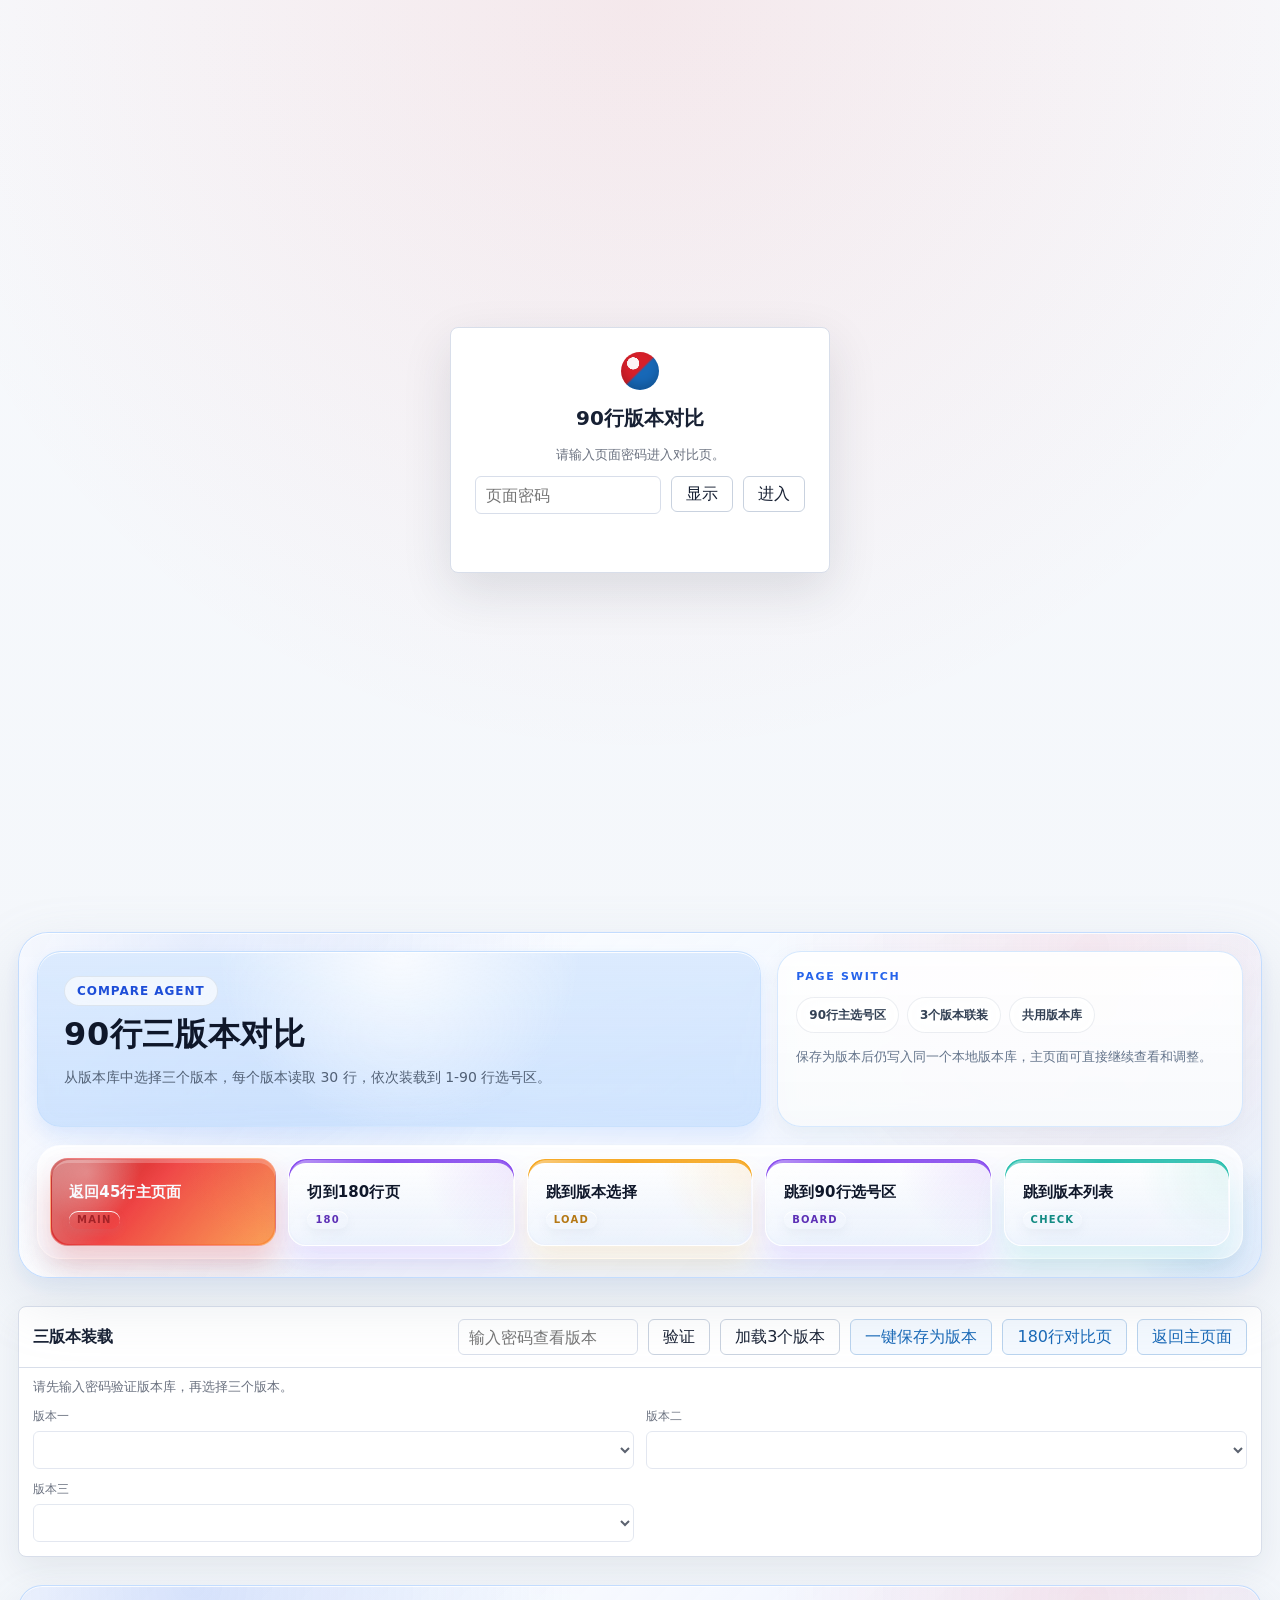
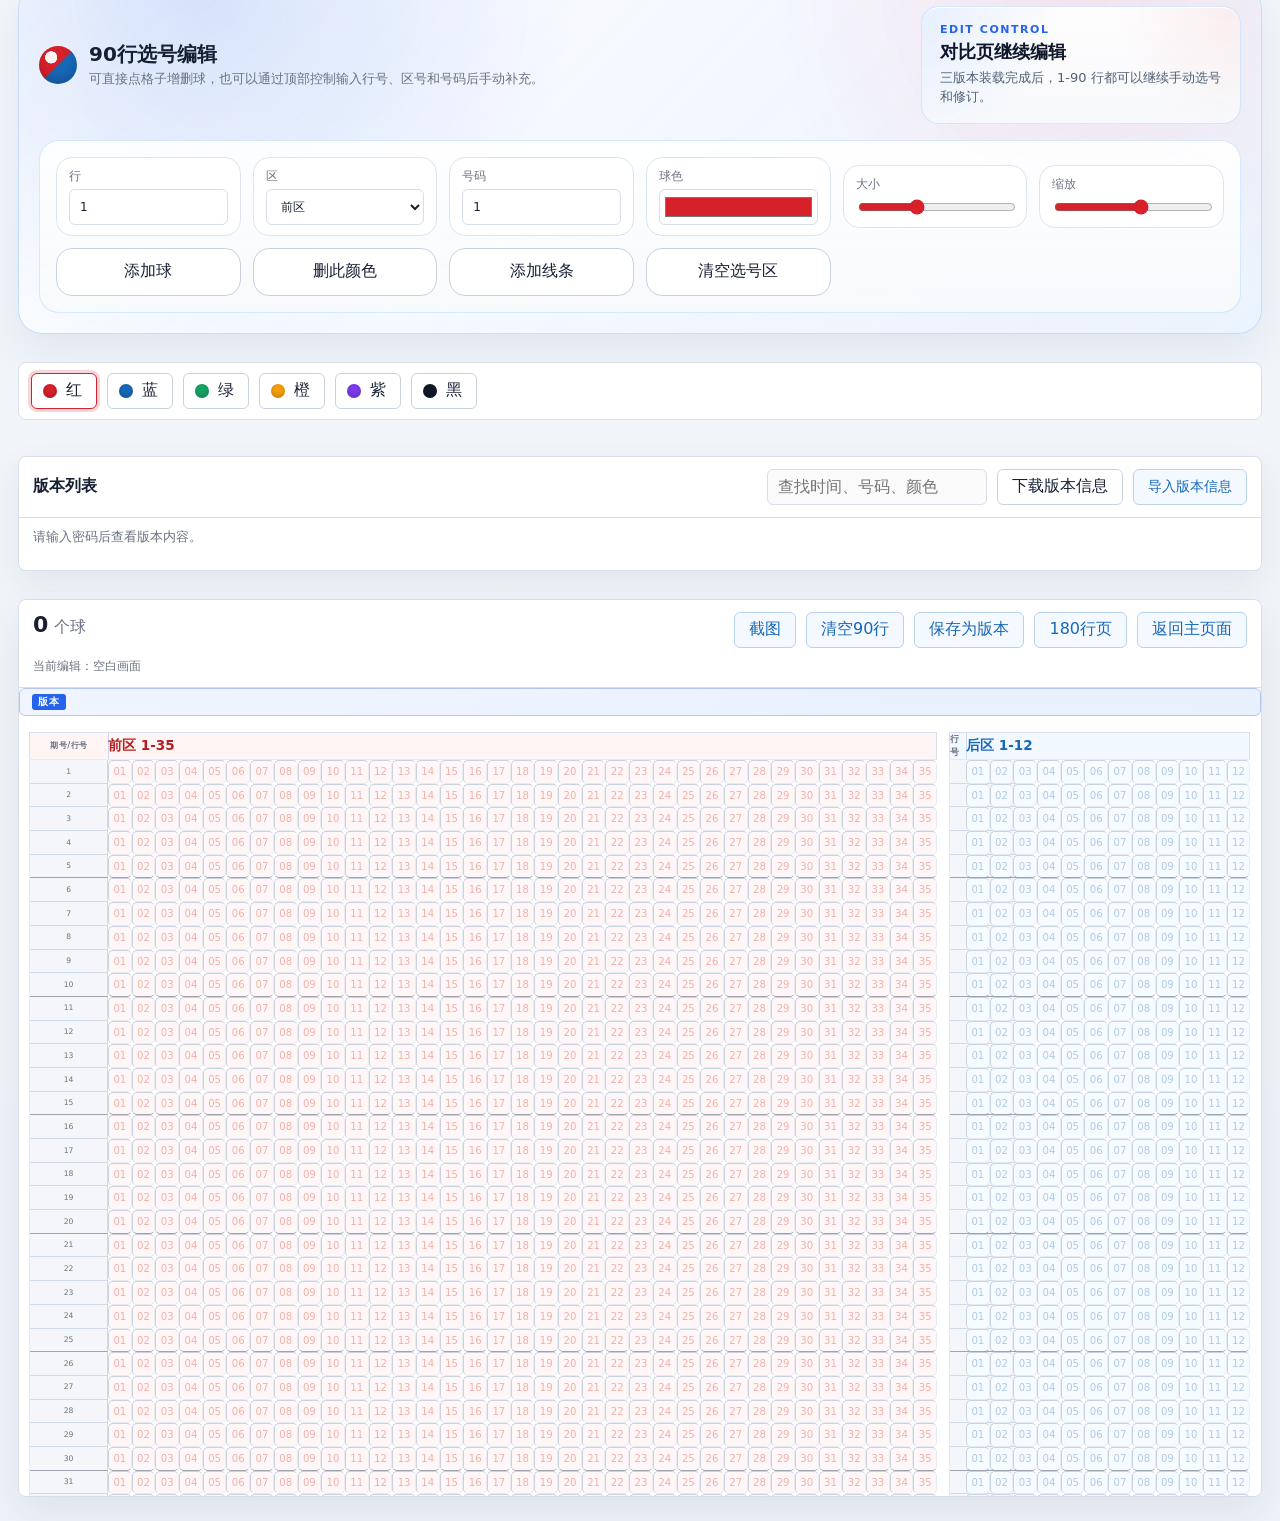
<file: compare90.html>
<!doctype html>
<html lang="zh-CN">
  <head>
    <meta charset="UTF-8" />
    <meta name="viewport" content="width=device-width, initial-scale=1.0" />
    <title>90行版本对比</title>
    <meta name="theme-color" content="#0f172a" />
    <meta name="apple-mobile-web-app-capable" content="yes" />
    <meta name="apple-mobile-web-app-status-bar-style" content="black-translucent" />
    <meta name="apple-mobile-web-app-title" content="90行对比" />
    <meta name="mobile-web-app-capable" content="yes" />
    <link rel="manifest" href="manifest.webmanifest" />
    <link rel="icon" type="image/png" sizes="192x192" href="icons/icon-192.png" />
    <link rel="shortcut icon" type="image/png" href="icons/icon-192.png" />
    <link rel="apple-touch-icon" href="icons/apple-touch-icon.png" />
    <link rel="stylesheet" href="styles.css?v=20260611-layout-9" />
  </head>
  <body class="compare-page-body">
    <section id="comparePageLock" class="app-lock">
      <div class="lock-panel">
        <span class="brand-mark"></span>
        <h1>90行版本对比</h1>
        <p>请输入页面密码进入对比页。</p>
        <div class="lock-form">
          <input id="comparePagePassword" type="password" maxlength="32" placeholder="页面密码" autocomplete="current-password" />
          <button id="toggleComparePagePasswordButton" type="button">显示</button>
          <button id="unlockComparePageButton" type="button">进入</button>
        </div>
        <p id="comparePageAuthMessage" class="auth-message"></p>
      </div>
    </section>

    <main id="comparePageRoot" class="app compare-page-app" hidden>
      <section class="agent-shell compare-hero">
        <div class="agent-shell-top">
          <div class="agent-copy">
            <span class="agent-badge">Compare Agent</span>
            <h2>90行三版本对比</h2>
            <p>从版本库中选择三个版本，每个版本读取 30 行，依次装载到 1-90 行选号区。</p>
          </div>
          <div class="agent-sidecard">
            <span class="agent-sidecard-title">Page Switch</span>
            <div class="agent-status">
              <span class="agent-pill">90行主选号区</span>
              <span class="agent-pill">3个版本联装</span>
              <span class="agent-pill">共用版本库</span>
            </div>
            <p class="agent-hint">保存为版本后仍写入同一个本地版本库，主页面可直接继续查看和调整。</p>
          </div>
        </div>
        <div class="agent-actions compare-hero-actions">
          <button id="backToMainPageTop" class="agent-primary-action" type="button" data-accent="ruby" data-nav-tag="MAIN">返回45行主页面</button>
          <button class="agent-jump" type="button" data-switch-page="compare180" data-accent="violet" data-nav-tag="180">切到180行页</button>
          <button id="jumpToCompareControls" class="agent-jump" type="button" data-accent="amber" data-nav-tag="LOAD">跳到版本选择</button>
          <button id="jumpToCompareBoard" class="agent-jump" type="button" data-accent="violet" data-nav-tag="BOARD">跳到90行选号区</button>
          <button id="jumpToCompareVersions" class="agent-jump" type="button" data-accent="mint" data-nav-tag="CHECK">跳到版本列表</button>
        </div>
      </section>

      <section id="compareControlPanel" class="version-shell compare-panel" aria-label="三版本装载设置">
        <div class="history-top">
          <h2>三版本装载</h2>
          <div class="version-tools">
            <input id="compareVersionPassword" type="password" placeholder="输入密码查看版本" autocomplete="current-password" />
            <button id="unlockCompareVersionsButton" type="button">验证</button>
            <button id="lockCompareVersionsButton" type="button" hidden>锁定</button>
            <button id="loadCompareVersionsButton" type="button">加载3个版本</button>
            <button id="saveCompareBoardButton" class="ghost" type="button">一键保存为版本</button>
            <button class="ghost" type="button" data-switch-page="compare180">180行对比页</button>
            <button id="backToMainPageButton" class="ghost" type="button">返回主页面</button>
          </div>
        </div>
        <p id="comparePageHint" class="version-auth-message">请先验证版本库，再选择三个版本。</p>
        <div class="compare-five-layout">
          <div class="compare-form compare-five-form">
            <label>
              <span>版本一</span>
              <select id="compareVersionOne"></select>
            </label>
            <label>
              <span>版本二</span>
              <select id="compareVersionTwo"></select>
            </label>
            <label>
              <span>版本三</span>
              <select id="compareVersionThree"></select>
            </label>
          </div>
        </div>
      </section>

      <section class="toolbar compare-toolbar" aria-label="90行编辑控制">
        <div class="toolbar-top">
          <div class="brand">
            <span class="brand-mark"></span>
            <div>
              <h1>90行选号编辑</h1>
              <p>可直接点格子增删球，也可以通过顶部控制输入行号、区号和号码后手动补充。</p>
            </div>
          </div>
          <div class="toolbar-note">
            <span class="toolbar-kicker">Edit Control</span>
            <strong>对比页继续编辑</strong>
            <p>三版本装载完成后，1-90 行都可以继续手动选号和修订。</p>
          </div>
        </div>
        <div class="controls">
          <label>
            <span>行</span>
            <input id="compareRowInput" type="number" min="1" max="90" value="1" />
          </label>
          <label>
            <span>区</span>
            <select id="compareZoneInput">
              <option value="front">前区</option>
              <option value="back">后区</option>
            </select>
          </label>
          <label>
            <span>号码</span>
            <input id="compareNumberInput" type="number" min="1" max="35" value="1" />
          </label>
          <label>
            <span>球色</span>
            <input id="compareColorInput" type="color" value="#d6202a" />
          </label>
          <label>
            <span>大小</span>
            <input id="compareSizeInput" type="range" min="20" max="34" value="25" />
          </label>
          <label>
            <span>缩放</span>
            <input id="compareZoomInput" type="range" min="30" max="130" value="100" />
          </label>
          <button id="compareAddBallButton" type="button">添加球</button>
          <button id="compareDeleteColorButton" type="button">删此颜色</button>
          <button id="compareAddDividerButton" type="button">添加线条</button>
          <button id="compareClearBoardButton" type="button">清空选号区</button>
        </div>
      </section>

      <section class="palette compare-palette" aria-label="对比页颜色选择">
        <button class="swatch compare-swatch active" type="button" data-color="#d6202a" style="--swatch: #d6202a">红</button>
        <button class="swatch compare-swatch" type="button" data-color="#1768b7" style="--swatch: #1768b7">蓝</button>
        <button class="swatch compare-swatch" type="button" data-color="#14a365" style="--swatch: #14a365">绿</button>
        <button class="swatch compare-swatch" type="button" data-color="#f59e0b" style="--swatch: #f59e0b">橙</button>
        <button class="swatch compare-swatch" type="button" data-color="#7c3aed" style="--swatch: #7c3aed">紫</button>
        <button class="swatch compare-swatch" type="button" data-color="#111827" style="--swatch: #111827">黑</button>
      </section>

      <section id="compareBoardPanel" class="board-shell compare-board-shell" aria-label="90行选号面板">
        <div class="board-top">
          <div class="status">
            <strong id="compareBallCount">0</strong>
            <span>个球</span>
          </div>
          <div class="board-actions">
            <button id="captureCompareBoardButton" class="ghost" type="button">截图</button>
            <button id="clearCompareBoardButton" class="ghost" type="button">清空90行</button>
            <button id="saveCompareBoardButtonInline" class="ghost" type="button">保存为版本</button>
            <button class="ghost" type="button" data-switch-page="compare180">180行页</button>
            <button id="backToMainPageInline" class="ghost" type="button">返回主页面</button>
          </div>
          <span id="compareCurrentBaseLabel" class="base-label">当前编辑：空白画面</span>
        </div>
        <div id="compareVersionBanner" class="version-banner" hidden>
          <span class="version-banner-label">版本</span>
          <span id="compareVersionBannerText" class="version-banner-text"></span>
        </div>
        <div class="board-wrap compare-board-wrap">
          <div id="compareBoard" class="board compare-board" aria-label="90行选号走势表">
            <div>
              <div class="zone-title front-title">前区 1-35</div>
              <div id="compareFrontBoard" class="zone-board front-board" aria-label="前区 1 到 35"></div>
            </div>
            <div>
              <div class="zone-title back-title">后区 1-12</div>
              <div id="compareBackBoard" class="zone-board back-board" aria-label="后区 1 到 12"></div>
            </div>
          </div>
        </div>
      </section>

      <section id="compareVersionsPanel" class="version-shell compare-panel" aria-label="版本列表">
        <div class="history-top">
          <h2>版本列表</h2>
          <div class="version-tools">
            <input id="compareVersionSearch" type="search" placeholder="查找时间、号码、颜色" />
            <button id="downloadCompareVersionsButton" type="button">下载版本信息</button>
            <label class="file-import-button">
              <input id="importCompareVersionsInput" type="file" accept=".json,application/json" />
              导入版本信息
            </label>
          </div>
        </div>
        <p id="compareVersionAuthMessage" class="version-auth-message">验证后显示版本列表，可在这里查看和管理已保存的版本。</p>
        <div class="version-layout">
          <ol id="compareVersionList" class="version-list"></ol>
        </div>
      </section>
    </main>

    <script src="vendor/html2canvas.min.js"></script>
    <script>
      window.comparePageConfig = {
        compareVersionsCount: 3,
        drawRowsPerVersion: 30,
        rowsLabel: "90行",
        versionsText: "三个版本",
        titlePrefix: "90行对比图",
        draftStorageKey: "lottery-board-compare90-draft",
        contextStorageKey: "lottery-board-compare90-context",
        captureSplitRow: 90,
      };
    </script>
    <script src="compare.js?v=20260611-compare-page-17"></script>
  </body>
</html>
</file>
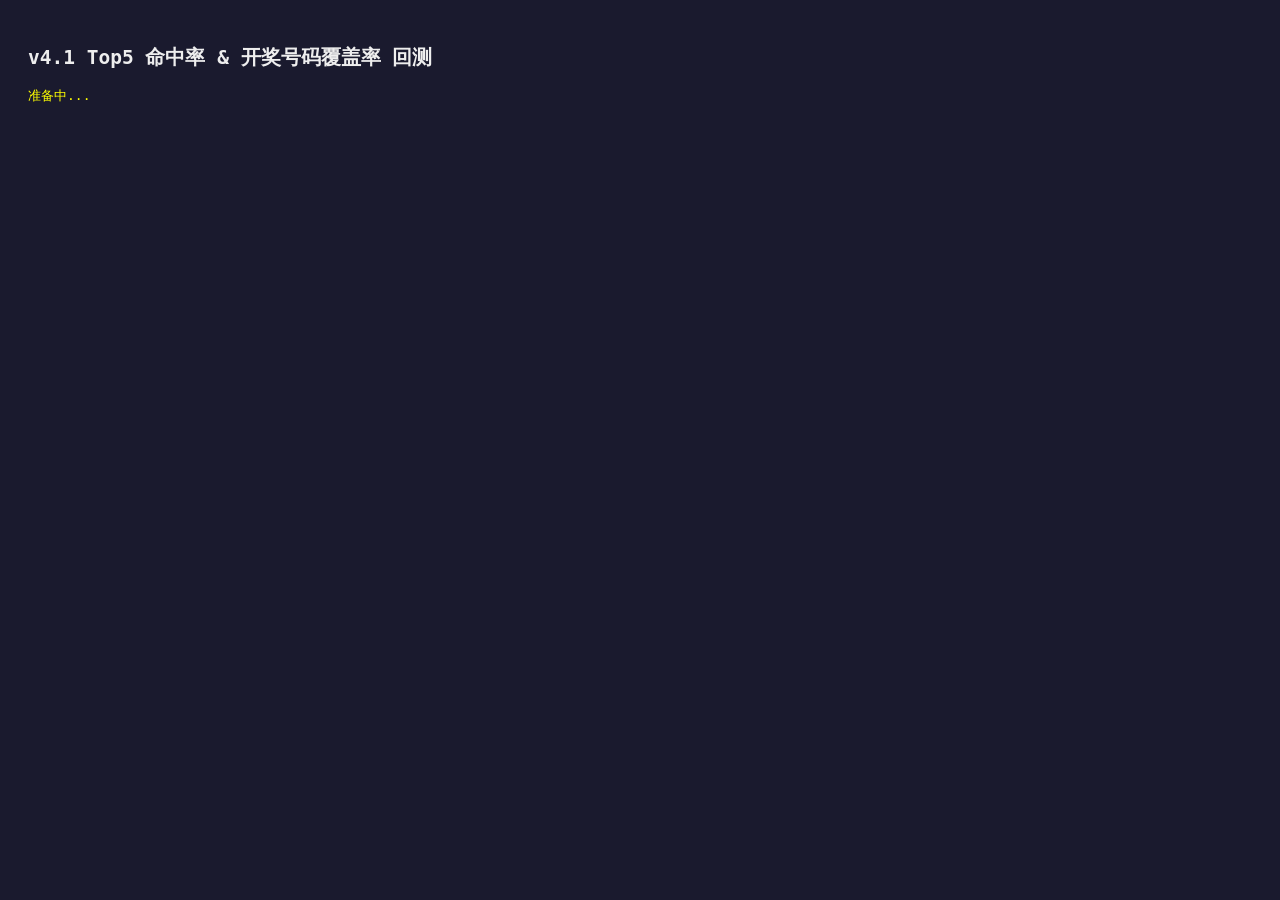
<file: test_v4.1_top5_backtest.html>
<!DOCTYPE html>
<html><head><meta charset="utf-8"><title>v4.1 Top5 回测</title>
<style>
body{font-family:monospace;background:#1a1a2e;color:#eee;padding:20px}
table{border-collapse:collapse;width:100%}th,td{border:1px solid #444;padding:4px 8px;text-align:center}
th{background:#16213e}tr:nth-child(even){background:#1a1a2e}tr:hover{background:#2a2a4e}
.hit3{color:#0f0;font-weight:bold}.hit2{color:#ff0}.hit1{color:#0cf}.hit0{color:#666}
.stats{display:flex;gap:20px;margin:15px 0}.stat-box{background:#16213e;padding:15px;border-radius:8px;text-align:center;flex:1}
.stat-val{font-size:28px;font-weight:bold;color:#0f0}.stat-label{font-size:12px;color:#888}
#progress{margin:10px 0;color:#ff0}
.bar{height:20px;background:#0f0;border-radius:3px;display:inline-block}
</style>
</head><body>
<h2>v4.1 Top5 命中率 & 开奖号码覆盖率 回测</h2>
<div id="progress">准备中...</div>
<div id="result"></div>
<script src="script.js"></script>
<script>
// 等待script.js加载完成
async function runBacktest() {
  const allDraws = JSON.parse(document.getElementById('drawDataHidden')?.textContent || '[]');
  // all_draws.json可能不在页面中，用全局draws
  if (typeof drawRows === 'undefined' || drawRows === 0) {
    document.getElementById('progress').textContent = '错误：未检测到开奖数据，请先在主页面导入数据';
    return;
  }
  
  const progressEl = document.getElementById('progress');
  const resultEl = document.getElementById('result');
  
  const testStart = Math.max(11, drawRows - 100);
  const testEnd = drawRows - 1;
  const results = [];
  
  for (let srcRow = testStart; srcRow <= testEnd; srcRow++) {
    const nextRow = srcRow + 1;
    if (nextRow > drawRows) break;
    
    progressEl.textContent = `测试中: ${srcRow}/${testEnd} (${((srcRow-testStart)/(testEnd-testStart)*100).toFixed(0)}%)`;
    await new Promise(r => setTimeout(r, 10)); // 让UI更新
    
    try {
      // 1. 调用实际v4.1生成流程
      const pool = buildSampleNumbersV4(srcRow, "front");
      if (!pool || pool.length < 5) continue;
      
      const selectedNums = allDraws ? allDraws[srcRow-1]?.front : null;
      const refRows = buildV4FullReferenceRows(srcRow, collectBalls());
      const sourceTails = [...new Set(pool.map(e => e.number % 10))];
      const transData = analyzeTailTransitionsV4(srcRow, 12, collectBalls());
      const predTails = predictLikelyTailsV4Enhanced(sourceTails, transData, refRows, srcRow, collectBalls());
      const ivPred = predictTargetIntervalRatio(srcRow, intervalRatio(pool.map(e=>e.number)), collectBalls());
      const firstBallPreds = predictFirstBallComprehensive(srcRow, collectBalls());
      
      // 2. 生成前区组合
      const combos = buildSampleFrontCombosV4(pool, refRows, pool.map(e=>e.number), pool.map(e=>e.number), predTails, ivPred);
      if (combos.length < 5) continue;
      
      // 3. 生成Top5
      const backCombos = combos.slice(0, 5).map(c => c); // 简化后区
      const plan = buildV4SingleSamplePlan(combos, backCombos, pool.map(e=>e.number), pool, predTails, firstBallPreds);
      if (plan.length < 5) continue;
      
      // 4. 获取开奖号码
      const allBalls = collectBalls();
      const actualBalls = allBalls.filter(b => b.zone === "front" && b.row === nextRow);
      const actualNums = [...new Set(actualBalls.map(b => b.number))].sort((a,b) => a-b);
      if (actualNums.length !== 5) continue;
      const actualSet = new Set(actualNums);
      
      // 5. 计算命中
      const comboHits = plan.map(variant => {
        const nums = variant.front.numbers || [];
        const hits = nums.filter(n => actualSet.has(n));
        return { numbers: nums, hitLen: hits.length, hits };
      });
      
      // 6. 计算覆盖率
      const allPred = new Set();
      plan.forEach(v => (v.front.numbers||[]).forEach(n => allPred.add(n)));
      const covered = actualNums.filter(n => allPred.has(n));
      
      results.push({
        srcRow, nextRow, actualNums,
        top5: comboHits,
        maxHit: Math.max(...comboHits.map(c=>c.hitLen)),
        avgHit: comboHits.reduce((s,c)=>s+c.hitLen,0)/5,
        cov: covered.length,
        covRate: covered.length/5
      });
      
    } catch(e) {
      console.warn(`第${srcRow}期出错:`, e);
    }
  }
  
  // 统计
  const cnt = results.length;
  if (cnt === 0) { progressEl.textContent = '无有效结果'; return; }
  
  let maxH=0,avgH=0,covT=0,h3=0,h2=0,h1=0;
  results.forEach(r => { maxH+=r.maxHit; avgH+=r.avgHit; covT+=r.covRate; if(r.maxHit>=3)h3++; if(r.maxHit>=2)h2++; if(r.maxHit>=1)h1++; });
  
  progressEl.textContent = `回测完成: 第${testStart}-${testEnd}期`;
  
  resultEl.innerHTML = `
    <div class="stats">
      <div class="stat-box"><div class="stat-val">${(maxH/cnt).toFixed(2)}</div><div class="stat-label">最大命中平均</div></div>
      <div class="stat-box"><div class="stat-val">${(avgH/cnt).toFixed(2)}</div><div class="stat-label">平均命中</div></div>
      <div class="stat-box"><div class="stat-val">${(h3/cnt*100).toFixed(1)}%</div><div class="stat-label">≥3球命中率</div></div>
      <div class="stat-box"><div class="stat-val">${(h2/cnt*100).toFixed(1)}%</div><div class="stat-label">≥2球命中率</div></div>
      <div class="stat-box"><div class="stat-val">${(h1/cnt*100).toFixed(1)}%</div><div class="stat-label">≥1球命中率</div></div>
      <div class="stat-box"><div class="stat-val">${(covT/cnt*100).toFixed(1)}%</div><div class="stat-label">开奖覆盖率</div></div>
    </div>
    <p>评估期数: ${cnt}</p>
    <h3>逐期详情</h3>
    <table>
      <tr><th>源行</th><th>开奖行</th><th>开奖号码</th><th>组合1</th><th>组合2</th><th>组合3</th><th>组合4</th><th>组合5</th><th>最大命中</th><th>覆盖率</th></tr>
      ${results.map(r => `<tr>
        <td>${r.srcRow}</td><td>${r.nextRow}</td><td>${r.actualNums.join(',')}</td>
        ${r.top5.map(c => `<td class="hit${Math.min(c.hitLen,3)}">[${c.numbers.join(',')}] ${c.hitLen}球${c.hitLen>0?':'+c.hits.join(','):''}</td>`).join('')}
        <td class="hit${Math.min(r.maxHit,3)}">${r.maxHit}</td>
        <td>${r.cov}/5 (${(r.covRate*100).toFixed(0)}%)</td>
      </tr>`).join('')}
    </table>
  `;
}

// 页面加载后运行
setTimeout(runBacktest, 2000);
</script>
</body></html>
</file>
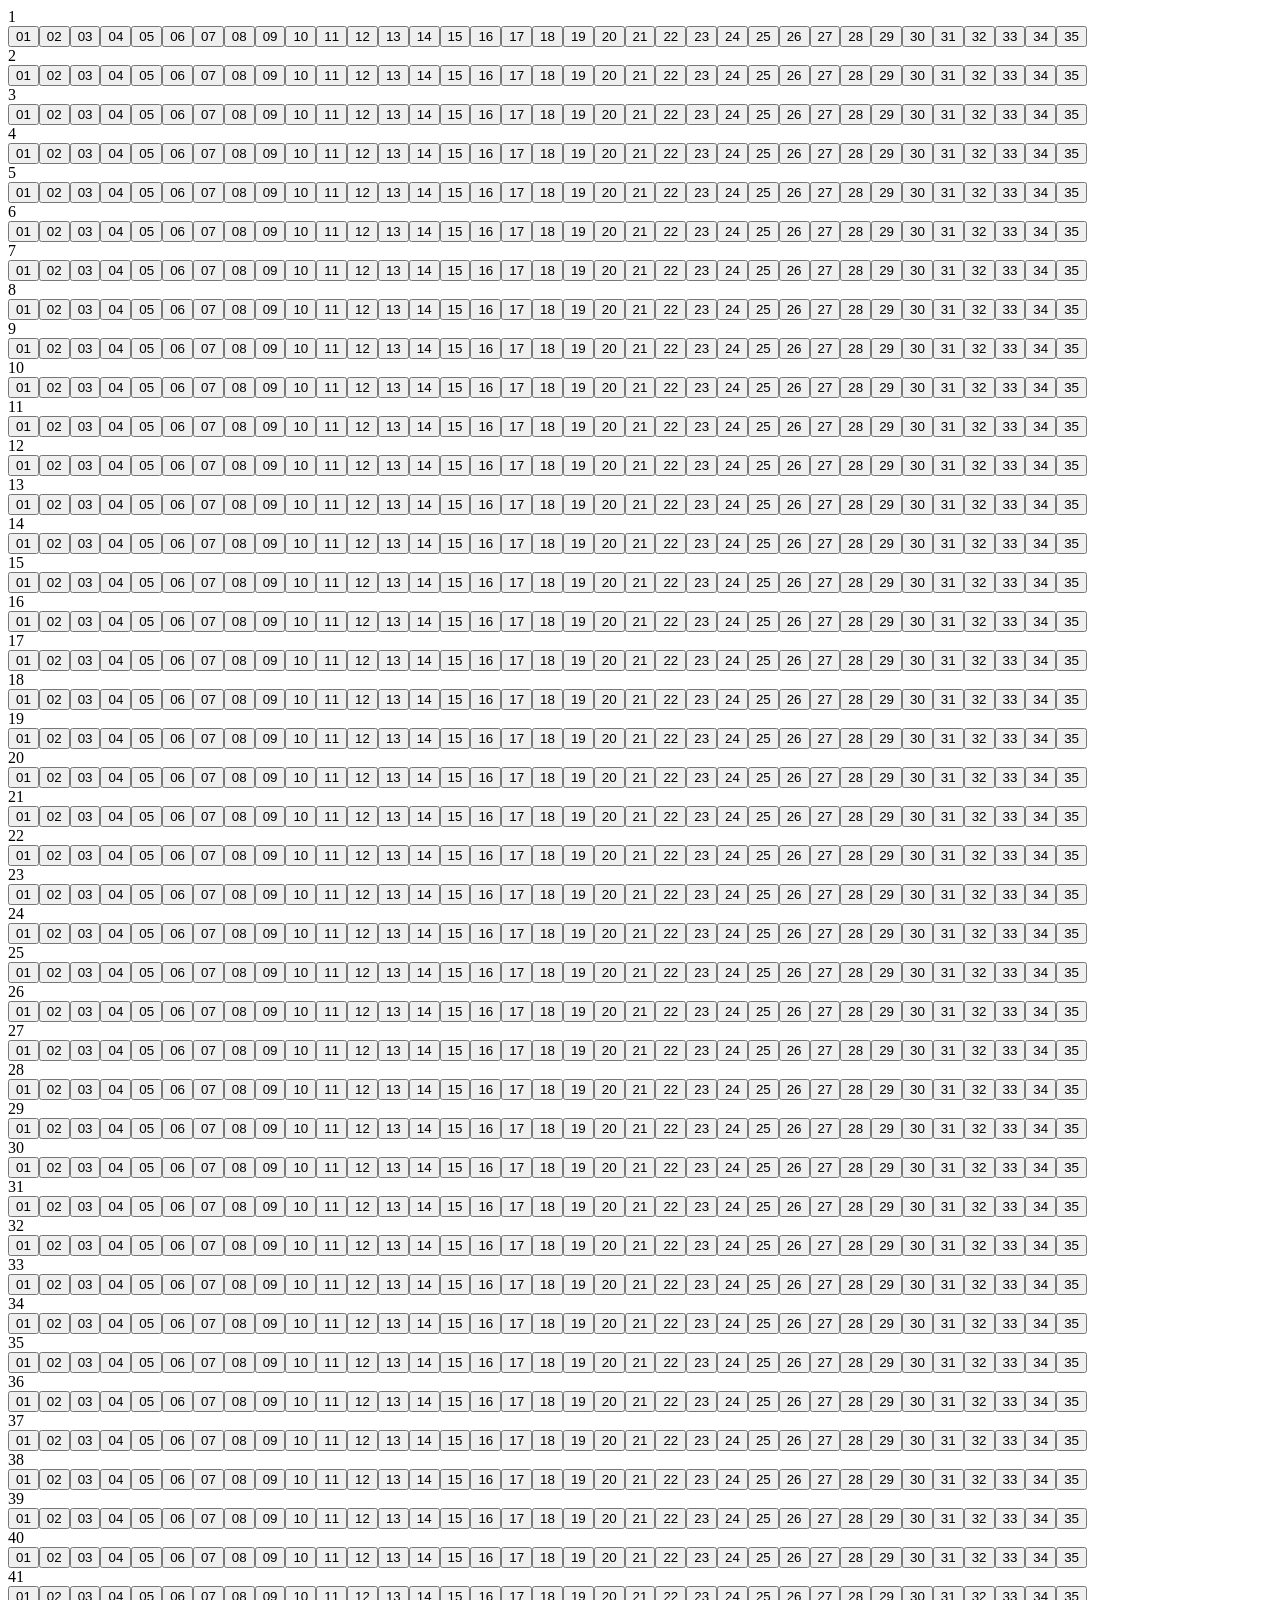
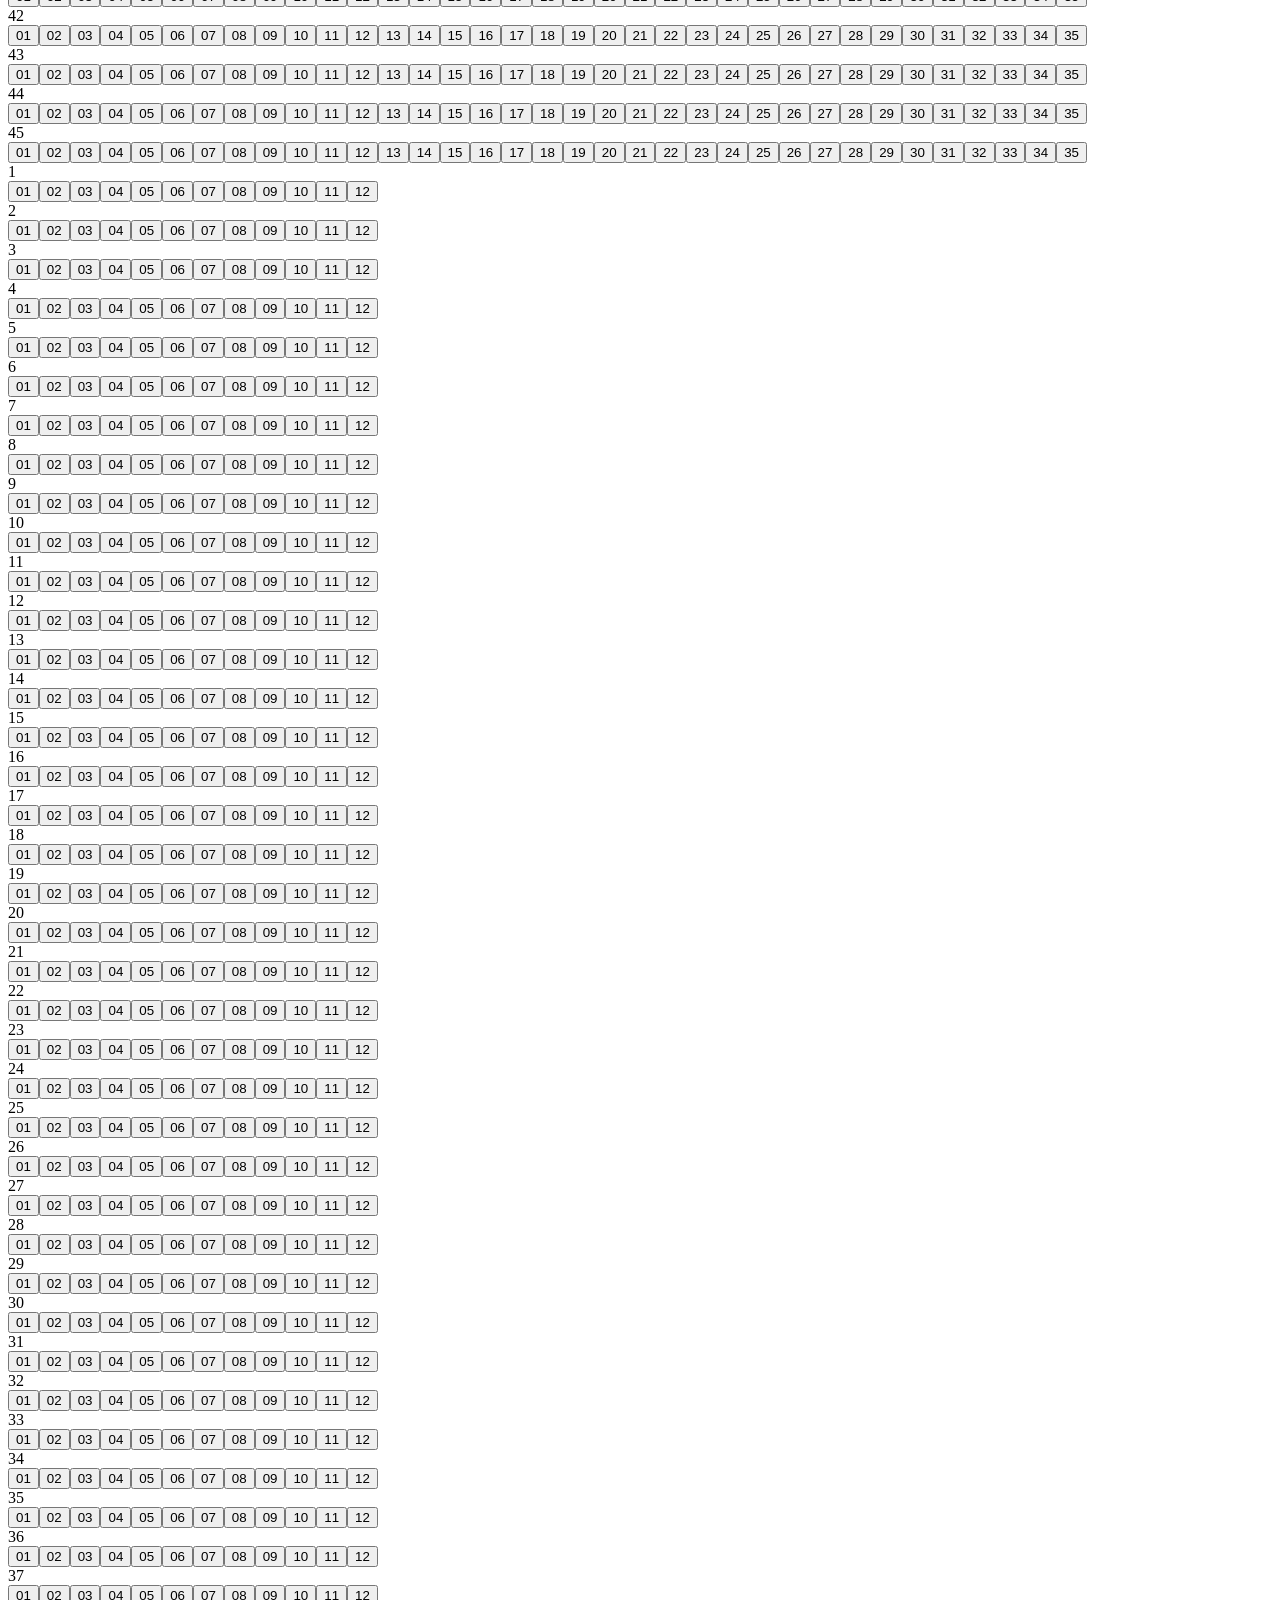
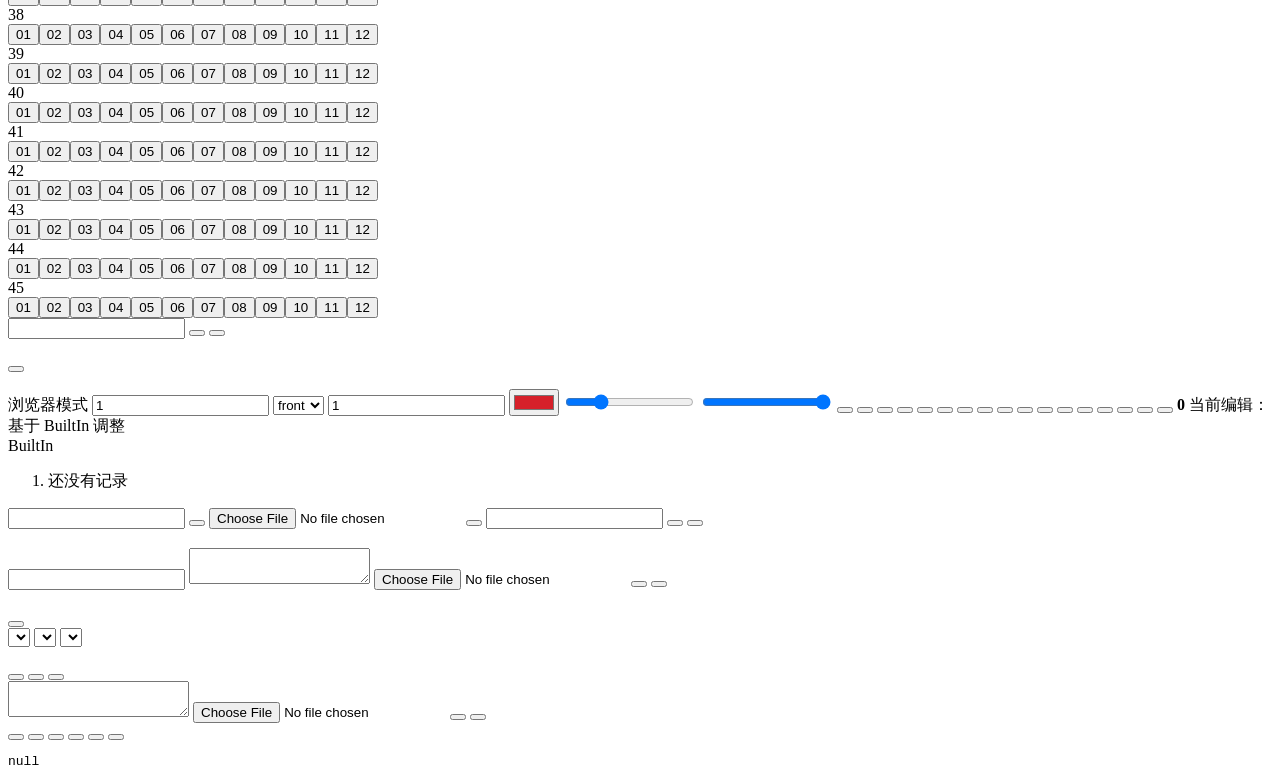
<file: verify_image_pair.html>
<!doctype html>
<html lang="zh-CN">
  <head>
    <meta charset="UTF-8" />
    <meta name="viewport" content="width=device-width, initial-scale=1.0" />
    <title>Verify Image Pair</title>
    <script>
      localStorage.clear();
      sessionStorage.clear();
      sessionStorage.setItem("lottery-page-auth", "true");
    </script>
  </head>
  <body>
    <div id="appLock"></div>
    <main id="appRoot">
      <section id="agentHomePanel" data-agent-section></section>
      <section id="agentControlPanel" data-agent-section></section>
      <section id="agentPalettePanel" data-agent-section></section>
      <section id="agentBoardPanel" data-agent-section>
        <div id="board" class="board">
          <div><div id="frontBoard"></div></div>
          <div><div id="backBoard"></div></div>
        </div>
      </section>
      <section id="agentVersionPanel" data-agent-section></section>
      <section id="agentImportPanel" data-agent-section></section>
      <div class="board-wrap"></div>
      <input id="appPassword" />
      <button id="toggleAppPasswordButton"></button>
      <button id="unlockAppButton"></button>
      <p id="appAuthMessage"></p>
      <button id="installAppButton"></button>
      <p id="installHint"></p>
      <span id="displayModeBadge"></span>
      <span id="networkStatusBadge"></span>
      <input id="rowInput" type="number" value="1" />
      <select id="zoneInput"><option value="front">front</option><option value="back">back</option></select>
      <input id="numberInput" type="number" value="1" />
      <input id="colorInput" type="color" value="#d6202a" />
      <input id="sizeInput" type="range" value="25" />
      <input id="zoomInput" type="range" value="100" />
      <button id="addBallButton"></button>
      <button id="eraseButton"></button>
      <button id="deleteColorButton"></button>
      <button id="addDividerButton"></button>
      <button id="clearButton"></button>
      <button id="sampleButton"></button>
      <button id="clearSampleButton"></button>
      <button id="saveHistoryButton"></button>
      <button id="saveVersionButton"></button>
      <button id="openComparePageButton"></button>
      <button id="openComparePageFromHome"></button>
      <button id="openCompare90PageButton"></button>
      <button id="openCompare90PageFromHome"></button>
      <button id="captureBoardButton"></button>
      <button id="clearMainBoardButton"></button>
      <button id="clearHistoryButton"></button>
      <button id="clearVersionsButton"></button>
      <strong id="ballCount"></strong>
      <span id="currentBaseLabel"></span>
      <div id="versionBanner"><span id="versionBannerText"></span></div>
      <ol id="historyList"></ol>
      <ol id="versionList"></ol>
      <input id="versionSearch" />
      <button id="downloadVersionsButton"></button>
      <input id="importVersionsInput" type="file" />
      <button id="compareVersionsButton"></button>
      <input id="versionPassword" />
      <button id="unlockVersionsButton"></button>
      <button id="lockVersionsButton"></button>
      <p id="versionAuthMessage"></p>
      <div id="versionPreview"></div>
      <h3 id="versionPreviewTitle"></h3>
      <input id="drawDateInput" />
      <textarea id="drawDataInput"></textarea>
      <input id="drawFileInput" type="file" />
      <button id="generateDrawVersionButton"></button>
      <button id="cancelEditDrawVersionButton"></button>
      <p id="drawImportMessage"></p>
      <div id="versionModal"><h2 id="versionModalTitle"></h2><div id="versionModalBody"></div><button id="closeVersionModalButton"></button></div>
      <div id="compareModal">
        <select id="compareVersionOne"></select>
        <select id="compareVersionTwo"></select>
        <select id="compareVersionThree"></select>
        <p id="compareHint"></p>
        <button id="applyCompareButton"></button>
        <button id="saveCompareButton"></button>
        <button id="closeCompareModalButton"></button>
      </div>
      <textarea id="descInput"></textarea>
      <input id="descFileInput" type="file" />
      <button id="descAddButton"></button>
      <button id="descHelpButton"></button>
      <div id="descHelpTip"></div>
      <button class="swatch" data-color="#d6202a"></button>
      <button class="swatch" data-color="#1768b7"></button>
      <button class="swatch" data-color="#14a365"></button>
      <button class="swatch" data-color="#f59e0b"></button>
      <button class="swatch" data-color="#7c3aed"></button>
      <button class="swatch" data-color="#111827"></button>
      <pre id="result"></pre>
    </main>
    <script>
      window.matchMedia = window.matchMedia || function () {
        return {
          matches: false,
          addEventListener() {},
          removeEventListener() {},
          addListener() {},
          removeListener() {},
        };
      };
      window.alert = function () {};
      window.confirm = function () { return true; };
      window.navigator.serviceWorker = { register: async () => ({}) };
    </script>
    <script src="vendor/xlsx.full.min.js"></script>
    <script src="vendor/html2canvas.min.js"></script>
    <script src="script.js"></script>
    <script>
      function buildWindowedDrawBalls(targetSourceIssue) {
        const allDraws = sortDrawsByIssue(getBuiltInDrawData());
        if (!targetSourceIssue) return createBuiltInDrawBalls();
        const sourceIndex = allDraws.findIndex((draw) => draw.issue === targetSourceIssue);
        if (sourceIndex < 0) return createBuiltInDrawBalls();
        const sourceDraws = allDraws.slice(sourceIndex, sourceIndex + drawRows);
        rowIssues = {};
        sourceDraws.forEach((draw, index) => {
          rowIssues[index + 1] = draw.issue;
        });
        return sourceDraws.flatMap((draw, index) => {
          const row = index + 1;
          return [
            ...draw.front.map((number) => ({ ...makeBall(row, "front", number, sampleRedColor), protected: true })),
            ...draw.back.map((number) => ({ ...makeBall(row, "back", number, sampleBlueColor), protected: true })),
          ];
        });
      }

      (function run() {
        const originalRandom = Math.random;
        Math.random = () => 0;
        const params = new URLSearchParams(window.location.search);
        const mode = params.get("mode") || "single";
        const sourceIssueForWindow = mode === "batch"
          ? (params.get("startIssue") || "2026021")
          : (params.get("sourceIssue") || "2026020");

        applyBalls(buildWindowedDrawBalls(sourceIssueForWindow), {
          baseTitle: "BuiltIn",
          rowIssues,
          protectBalls: true,
          persist: false,
        });

        const allDraws = sortDrawsByIssue(getBuiltInDrawData());

        function buildCurrentMaps() {
          const issueToRow = Object.fromEntries(
            Object.entries(rowIssues).map(([row, issue]) => [issue, Number(row)])
          );
          const ballsByRow = new Map();
          collectBalls().forEach((ball) => {
            const row = Number(ball.row);
            const current = ballsByRow.get(row) || { front: [], back: [] };
            current[ball.zone].push(ball.number);
            ballsByRow.set(row, current);
          });
          return { issueToRow, ballsByRow };
        }

        function evaluatePair(sourceIssue, targetIssue) {
          applyBalls(buildWindowedDrawBalls(sourceIssue), {
            baseTitle: "BuiltIn",
            rowIssues,
            protectBalls: true,
            persist: false,
          });

          const { issueToRow, ballsByRow } = buildCurrentMaps();
          const sourceRow = issueToRow[sourceIssue];
          const targetRow = issueToRow[targetIssue];
          if (!sourceRow || !targetRow) return null;

          const ratioPlan = getActiveSampleRatios();
          const frontRepeatTarget = 0;
          const backRepeatTarget = 0;
          const frontSample = buildSampleNumbers(sourceRow, "front", ratioPlan);
          const backSample = buildSampleNumbers(sourceRow, "back");
          const frontCombos = buildSampleFrontCombos(
            frontSample.candidateEntries,
            ratioPlan,
            samplePickCount,
            sampleIntervals,
            frontSample.ratioSupportMap,
            frontSample.referenceRows,
            frontRepeatTarget,
            frontSample.selectedNumbers,
            frontSample.selectedNumbers,
          );
          const backCombos = buildSampleFreeCombos(
            backSample.candidateEntries,
            sampleBackPickCount,
            backRepeatTarget,
            backSample.selectedNumbers,
          );
          const variants = buildSingleSamplePlan(frontCombos, backCombos, ratioPlan, 0);
          const target = ballsByRow.get(targetRow) || { front: [], back: [] };
          const targetFront = new Set(target.front);
          const targetBack = new Set(target.back);
          const rows = variants.slice(0, 5).map((variant, index) => {
            const front = variant.front?.numbers || [];
            const back = variant.back?.numbers || [];
            const frontHits = front.filter((n) => targetFront.has(n));
            const backHits = back.filter((n) => targetBack.has(n));
            const totalHits = frontHits.length + backHits.length;
            return {
              rank: index + 1,
              label: variant.label,
              front,
              back,
              frontHits,
              backHits,
              frontHitRate: Number(((frontHits.length / 5) * 100).toFixed(1)),
              backHitRate: Number(((backHits.length / 2) * 100).toFixed(1)),
              totalHitRate: Number(((totalHits / 7) * 100).toFixed(1)),
              totalHits,
            };
          });
          const totalHitRates = rows.map((row) => row.totalHitRate);
          return {
            sourceIssue,
            sourceRow,
            targetIssue,
            targetRow,
            targetFront: [...target.front].sort((a, b) => a - b),
            targetBack: [...target.back].sort((a, b) => a - b),
            rows,
            summary: {
              top1TotalHitRate: rows[0]?.totalHitRate || 0,
              bestOfTop5TotalHitRate: totalHitRates.length ? Math.max(...totalHitRates) : 0,
              avgTop5TotalHitRate: totalHitRates.length
                ? Number((totalHitRates.reduce((sum, value) => sum + value, 0) / totalHitRates.length).toFixed(2))
                : 0,
            },
          };
        }

        function evaluateBatch(step) {
          const startIssue = Number(params.get("startIssue")) || 0;
          const endIssue = Number(params.get("endIssue")) || 0;
          const issues = allDraws
            .map((draw) => Number(draw.issue))
            .filter(Number.isFinite)
            .filter((issue) => (!startIssue || issue >= startIssue) && (!endIssue || issue <= endIssue))
            .sort((left, right) => left - right);
          const pairs = issues
            .map((issue) => [String(issue), String(issue + step)])
            .filter(([sourceIssue, targetIssue]) =>
              allDraws.some((draw) => draw.issue === sourceIssue) &&
              allDraws.some((draw) => draw.issue === targetIssue)
            )
            .map(([sourceIssue, targetIssue]) => evaluatePair(sourceIssue, targetIssue))
            .filter(Boolean);
          const top1Rates = pairs.map((pair) => pair.summary.top1TotalHitRate);
          const bestRates = pairs.map((pair) => pair.summary.bestOfTop5TotalHitRate);
          const avgRates = pairs.map((pair) => pair.summary.avgTop5TotalHitRate);
          return {
            mode: "batch",
            step,
            pairCount: pairs.length,
            availableIssueRange: {
              min: issues[0] || null,
              max: issues[issues.length - 1] || null,
            },
            summary: {
              avgTop1TotalHitRate: top1Rates.length
                ? Number((top1Rates.reduce((sum, value) => sum + value, 0) / top1Rates.length).toFixed(2))
                : 0,
              avgBestOfTop5TotalHitRate: bestRates.length
                ? Number((bestRates.reduce((sum, value) => sum + value, 0) / bestRates.length).toFixed(2))
                : 0,
              avgTop5TotalHitRate: avgRates.length
                ? Number((avgRates.reduce((sum, value) => sum + value, 0) / avgRates.length).toFixed(2))
                : 0,
              minTop1TotalHitRate: top1Rates.length ? Math.min(...top1Rates) : 0,
              minBestOfTop5TotalHitRate: bestRates.length ? Math.min(...bestRates) : 0,
            },
            pairs,
          };
        }

        window.verifyHarness = {
          availableIssues: allDraws.map((draw) => draw.issue),
          evaluatePair,
          evaluateBatch,
        };

        const payload = mode === "idle"
          ? { mode: "idle", availableIssues: allDraws.map((draw) => draw.issue).sort() }
          : mode === "batch"
            ? evaluateBatch(Number(params.get("step")) || 10)
            : evaluatePair(
              params.get("sourceIssue") || "2026020",
              params.get("targetIssue") || "2026030",
            );

        document.getElementById("result").textContent = JSON.stringify(payload, null, 2);
        Math.random = originalRandom;
      })();
    </script>
  </body>
</html>
</file>
<file: styles.css>
:root {
  --bg: #f6f7fb;
  --panel: #ffffff;
  --ink: #172033;
  --muted: #6b7280;
  --line: #d8deea;
  --red-soft: #fff7f7;
  --blue-soft: #f6fbff;
  --cell: 28px;
  --ball-size: 25px;
  --board-zoom: 1;
  --row-label-w: 92px;
  --back-row-label-w: 19px;
  --app-max: 1440px;
  --dock-h: 76px;
  --safe-bottom: env(safe-area-inset-bottom, 0px);
  --nav-surface:
    radial-gradient(circle at 14% 0%, rgba(37, 99, 235, 0.18), transparent 34%),
    radial-gradient(circle at 86% 4%, rgba(251, 113, 133, 0.14), transparent 28%),
    linear-gradient(135deg, rgba(255, 255, 255, 0.96), rgba(243, 247, 255, 0.88) 52%, rgba(234, 242, 252, 0.92));
  --nav-border: rgba(191, 219, 254, 0.92);
  --nav-shadow:
    0 24px 60px rgba(148, 163, 184, 0.22),
    0 8px 18px rgba(59, 130, 246, 0.08),
    inset 0 1px 0 rgba(255, 255, 255, 0.82);
  --nav-card-border: rgba(255, 255, 255, 0.72);
  --nav-card-shadow:
    0 18px 30px rgba(37, 99, 235, 0.08),
    inset 0 1px 0 rgba(255, 255, 255, 0.94);
  --nav-accent-shadow: 0 14px 30px rgba(29, 78, 216, 0.18);
  --accent-cobalt: #2563eb;
  --accent-ruby: #dc2626;
  --accent-violet: #7c3aed;
  --accent-amber: #f59e0b;
  --accent-mint: #14b8a6;
}

html {
  scroll-behavior: smooth;
}

* {
  box-sizing: border-box;
}

body {
  margin: 0;
  min-height: 100vh;
  background:
    radial-gradient(circle at top, rgba(214, 32, 42, 0.08), transparent 24%),
    linear-gradient(180deg, #f7f9fc 0%, #eef3f9 100%);
  color: var(--ink);
  font-family:
    "Microsoft YaHei", "PingFang SC", system-ui, -apple-system, BlinkMacSystemFont, "Segoe UI", sans-serif;
}

button,
input,
select,
textarea {
  font: inherit;
}

.app-lock {
  min-height: 100vh;
  display: grid;
  place-items: center;
  padding: 18px;
}

.app-lock.is-hidden {
  display: none;
}

.lock-panel {
  display: grid;
  justify-items: center;
  gap: 12px;
  width: min(380px, 100%);
  padding: 24px;
  border: 1px solid var(--line);
  border-radius: 8px;
  background: var(--panel);
  box-shadow: 0 18px 50px rgba(31, 41, 55, 0.12);
  text-align: center;
}

.lock-panel h1 {
  margin-top: 4px;
}

.lock-form {
  display: grid;
  grid-template-columns: minmax(0, 1fr) auto auto;
  gap: 10px;
  width: 100%;
}

.lock-form input {
  min-width: 0;
  height: 38px;
  padding: 0 10px;
  border: 1px solid var(--line);
  border-radius: 6px;
}

.auth-message {
  min-height: 18px;
  color: #b91c1c;
}

.app {
  display: flex;
  flex-direction: column;
  gap: 14px;
  width: min(var(--app-max), 100%);
  margin: 0 auto;
  padding: 18px 18px 24px;
}

[data-agent-section] {
  scroll-margin-top: 18px;
}

.agent-shell {
  position: relative;
  display: grid;
  gap: 18px;
  overflow: hidden;
  padding: 18px;
  border-radius: 30px;
  border: 1px solid var(--nav-border);
  background: var(--nav-surface);
  color: #0f172a;
  box-shadow: var(--nav-shadow);
  backdrop-filter: blur(22px) saturate(150%);
}

.agent-shell::before {
  content: "";
  position: absolute;
  inset: 0;
  background:
    linear-gradient(120deg, rgba(255, 255, 255, 0.48), transparent 28%),
    linear-gradient(180deg, rgba(255, 255, 255, 0.18), transparent 42%);
  pointer-events: none;
}

.agent-shell::after {
  content: "";
  position: absolute;
  inset: auto -40px -48px auto;
  width: 180px;
  height: 180px;
  border-radius: 50%;
  background: radial-gradient(circle, rgba(59, 130, 246, 0.12), transparent 70%);
  pointer-events: none;
}

.agent-shell-top,
.agent-copy,
.agent-sidecard,
.agent-actions,
.agent-hint {
  position: relative;
  z-index: 1;
}

.agent-shell-top {
  display: grid;
  grid-template-columns: minmax(0, 1.4fr) minmax(280px, 0.9fr);
  gap: 16px;
  align-items: stretch;
}

.agent-copy {
  display: grid;
  align-content: start;
  gap: 12px;
  min-height: 176px;
  padding: 24px 26px;
  border: 1px solid rgba(191, 219, 254, 0.62);
  border-radius: 24px;
  background:
    radial-gradient(circle at top, rgba(255, 255, 255, 0.82), transparent 45%),
    linear-gradient(180deg, rgba(219, 234, 254, 0.98), rgba(191, 219, 254, 0.68));
  box-shadow:
    inset 0 1px 0 rgba(255, 255, 255, 0.94),
    0 10px 18px rgba(59, 130, 246, 0.12);
  backdrop-filter: blur(12px);
}

.agent-copy h2 {
  margin: 0;
  font-size: 32px;
  line-height: 1;
  letter-spacing: 0.02em;
}

.agent-copy p {
  max-width: 34rem;
  color: #526176;
  font-size: 14px;
  line-height: 1.6;
}

.agent-badge {
  display: inline-flex;
  align-items: center;
  width: fit-content;
  min-height: 30px;
  padding: 0 12px;
  border: 1px solid rgba(148, 163, 184, 0.22);
  border-radius: 999px;
  background: rgba(255, 255, 255, 0.64);
  color: #1d4ed8;
  font-size: 12px;
  font-weight: 700;
  letter-spacing: 0.08em;
  text-transform: uppercase;
  backdrop-filter: blur(12px);
}

.agent-sidecard {
  display: grid;
  align-content: start;
  gap: 14px;
  padding: 18px;
  border: 1px solid rgba(191, 219, 254, 0.62);
  border-radius: 24px;
  background:
    linear-gradient(180deg, rgba(255, 255, 255, 0.88), rgba(248, 250, 252, 0.9)),
    rgba(255, 255, 255, 0.5);
  box-shadow:
    inset 0 1px 0 rgba(255, 255, 255, 0.88),
    0 8px 18px rgba(148, 163, 184, 0.12);
  backdrop-filter: blur(12px);
}

.agent-sidecard-title {
  color: #2563eb;
  font-size: 11px;
  font-weight: 700;
  letter-spacing: 0.16em;
  text-transform: uppercase;
}

.agent-status {
  display: flex;
  gap: 8px;
  flex-wrap: wrap;
}

.agent-pill {
  display: inline-flex;
  align-items: center;
  min-height: 36px;
  padding: 0 12px;
  border: 1px solid rgba(148, 163, 184, 0.18);
  border-radius: 999px;
  background: rgba(255, 255, 255, 0.74);
  color: #334155;
  font-size: 12px;
  font-weight: 600;
  backdrop-filter: blur(12px);
}

.agent-pill.is-offline {
  border-color: rgba(248, 113, 113, 0.34);
  background: rgba(127, 29, 29, 0.34);
  color: #fee2e2;
}

.agent-actions {
  display: grid;
  grid-template-columns: repeat(auto-fit, minmax(160px, 1fr));
  gap: 12px;
  padding: 12px;
  border: 1px solid rgba(255, 255, 255, 0.68);
  border-radius: 24px;
  background:
    linear-gradient(180deg, rgba(255, 255, 255, 0.72), rgba(244, 248, 255, 0.74)),
    rgba(255, 255, 255, 0.32);
  box-shadow:
    0 14px 24px rgba(148, 163, 184, 0.14),
    inset 0 1px 0 rgba(255, 255, 255, 0.9);
  backdrop-filter: blur(16px) saturate(140%);
}

.agent-primary-action,
.agent-jump {
  position: relative;
  display: flex;
  flex-direction: column;
  align-items: flex-start;
  justify-content: flex-end;
  min-height: 88px;
  padding: 30px 18px 16px;
  border-radius: 18px;
  border: 1px solid rgba(255, 255, 255, 0.78);
  font-weight: 700;
  text-align: left;
  line-height: 1.2;
  white-space: normal;
  text-wrap: balance;
  overflow: hidden;
  isolation: isolate;
  --accent-color: var(--accent-cobalt);
  transition:
    transform 0.22s ease,
    border-color 0.22s ease,
    box-shadow 0.22s ease,
    background 0.22s ease;
}

.agent-primary-action::before,
.agent-jump::before {
  content: "";
  position: absolute;
  inset: 1px;
  border-radius: inherit;
  background:
    linear-gradient(120deg, rgba(255, 255, 255, 0.42), transparent 36%, rgba(255, 255, 255, 0.14)),
    radial-gradient(circle at top right, color-mix(in srgb, var(--accent-color) 12%, transparent), transparent 38%);
  opacity: 1;
  pointer-events: none;
  z-index: -1;
}

.agent-primary-action[data-nav-tag],
.agent-jump[data-nav-tag] {
  gap: 10px;
  font-size: 15px;
  letter-spacing: 0.01em;
}

.agent-primary-action[data-nav-tag][data-nav-tag]::after,
.agent-jump[data-nav-tag][data-nav-tag]::after {
  content: attr(data-nav-tag);
  top: 10px;
  left: 14px;
  width: auto;
  height: auto;
  padding: 4px 8px;
  border-radius: 999px;
  background: var(--tag-bg);
  color: color-mix(in srgb, var(--accent-color, #2563eb) 72%, #0f172a);
  box-shadow:
    inset 0 1px 0 rgba(255, 255, 255, 0.92),
    0 4px 10px rgba(148, 163, 184, 0.1);
  font-size: 10px;
  font-weight: 800;
  letter-spacing: 0.12em;
  line-height: 1;
  text-transform: uppercase;
}

.agent-primary-action[data-accent="ruby"],
.agent-jump[data-accent="ruby"] {
  --accent-color: var(--accent-ruby);
}

.agent-primary-action[data-accent="cobalt"],
.agent-jump[data-accent="cobalt"] {
  --accent-color: var(--accent-cobalt);
}

.agent-primary-action[data-accent="violet"],
.agent-jump[data-accent="violet"] {
  --accent-color: var(--accent-violet);
}

.agent-primary-action[data-accent="amber"],
.agent-jump[data-accent="amber"] {
  --accent-color: var(--accent-amber);
}

.agent-primary-action[data-accent="mint"],
.agent-jump[data-accent="mint"] {
  --accent-color: var(--accent-mint);
}

.agent-primary-action[data-nav-tag="APP"]::after {
  color: #fff7ed;
  background: rgba(255, 255, 255, 0.16);
}

.agent-primary-action[data-nav-tag="MAIN"]::after {
  color: #fff1f2;
  background: rgba(255, 255, 255, 0.16);
}
.agent-primary-action {
  color: #f8fbff;
  border-color: rgba(255, 255, 255, 0.34);
  background:
    radial-gradient(circle at 16% 16%, rgba(255, 255, 255, 0.28), transparent 26%),
    linear-gradient(135deg, #b91c1c 0%, #ef4444 42%, #fb923c 100%);
  box-shadow:
    inset 0 4px 0 rgba(255, 255, 255, 0.24),
    0 18px 30px rgba(220, 38, 38, 0.22);
}

.agent-jump {
  color: #0f172a;
  border-color: rgba(255, 255, 255, 0.86);
  background:
    linear-gradient(180deg, rgba(255, 255, 255, 0.98), rgba(234, 241, 252, 0.92));
  box-shadow:
    inset 0 4px 0 color-mix(in srgb, var(--accent-color) 88%, white 12%),
    0 18px 30px color-mix(in srgb, var(--accent-color) 12%, transparent);
}

.agent-jump:hover,
.agent-primary-action:hover {
  transform: translateY(-3px);
}

.agent-jump:hover {
  border-color: color-mix(in srgb, var(--accent-color) 18%, white 82%);
  box-shadow:
    inset 0 4px 0 color-mix(in srgb, var(--accent-color) 88%, white 12%),
    0 22px 34px color-mix(in srgb, var(--accent-color) 18%, transparent);
}

.agent-primary-action:hover {
  border-color: rgba(255, 255, 255, 0.46);
  box-shadow:
    inset 0 4px 0 rgba(255, 255, 255, 0.24),
    0 24px 38px rgba(220, 38, 38, 0.28);
}

.agent-jump:active,
.agent-primary-action:active {
  transform: translateY(0);
}

.agent-hint {
  margin: 0;
  color: #64748b;
  font-size: 13px;
  line-height: 1.5;
}

.mobile-dock {
  display: none;
  position: fixed;
  left: 50%;
  bottom: max(12px, var(--safe-bottom));
  z-index: 40;
  width: min(calc(100% - 20px), 760px);
  padding: 10px;
  gap: 8px;
  border: 1px solid rgba(255, 255, 255, 0.78);
  border-radius: 30px;
  background: var(--nav-surface);
  box-shadow:
    0 24px 48px rgba(15, 23, 42, 0.16),
    0 8px 18px rgba(59, 130, 246, 0.1),
    inset 0 1px 0 rgba(255, 255, 255, 0.9);
  backdrop-filter: blur(26px) saturate(150%);
  transform: translateX(-50%);
}

.mobile-dock::before {
  content: "";
  position: absolute;
  inset: 1px;
  border-radius: inherit;
  background:
    linear-gradient(180deg, rgba(255, 255, 255, 0.48), transparent 38%),
    radial-gradient(circle at top, rgba(255, 255, 255, 0.28), transparent 52%);
  pointer-events: none;
}

.dock-item {
  position: relative;
  display: grid;
  justify-items: center;
  gap: 3px;
  min-height: 64px;
  padding: 8px 8px 10px;
  border: 0;
  border-radius: 22px;
  background: rgba(255, 255, 255, 0.08);
  color: rgba(51, 65, 85, 0.74);
  text-align: center;
  transition:
    background 0.18s ease,
    color 0.18s ease,
    transform 0.18s ease,
    box-shadow 0.18s ease,
    opacity 0.18s ease;
}

.dock-item[data-accent="cobalt"] {
  --dock-accent: var(--accent-cobalt);
}

.dock-item[data-accent="ruby"] {
  --dock-accent: var(--accent-ruby);
}

.dock-item[data-accent="violet"] {
  --dock-accent: var(--accent-violet);
}

.dock-item[data-accent="amber"] {
  --dock-accent: var(--accent-amber);
}

.dock-item[data-accent="mint"] {
  --dock-accent: var(--accent-mint);
}

.dock-item::before {
  content: "";
  position: absolute;
  inset: auto 16px 8px;
  height: 3px;
  border-radius: 999px;
  background: color-mix(in srgb, var(--dock-accent, #2563eb) 72%, transparent);
  opacity: 0;
  transform: scaleX(0.5);
  transition:
    opacity 0.18s ease,
    transform 0.18s ease;
}

.dock-item:hover {
  background: rgba(255, 255, 255, 0.22);
  box-shadow: 0 10px 20px rgba(148, 163, 184, 0.14);
  transform: translateY(-2px);
}

.dock-item.active {
  background:
    radial-gradient(circle at 50% 0%, rgba(255, 255, 255, 0.88), transparent 46%),
    linear-gradient(180deg, rgba(234, 243, 255, 0.98), rgba(194, 217, 252, 0.74));
  color: #0f172a;
  box-shadow:
    0 14px 26px rgba(59, 130, 246, 0.18),
    inset 0 1px 0 rgba(255, 255, 255, 0.96);
}

.dock-item.active::before {
  opacity: 1;
  transform: scaleX(1);
}

.dock-item.active .dock-item-icon {
  background:
    radial-gradient(circle at 30% 24%, rgba(255, 255, 255, 0.58), transparent 28%),
    linear-gradient(180deg, color-mix(in srgb, var(--dock-accent, #2563eb) 24%, #ffffff), color-mix(in srgb, var(--dock-accent, #2563eb) 12%, #ffffff));
  color: color-mix(in srgb, var(--dock-accent, #2563eb) 78%, #1e293b);
  transform: translateY(-2px) scale(1.04);
  box-shadow:
    0 8px 16px color-mix(in srgb, var(--dock-accent, #2563eb) 22%, transparent),
    inset 0 1px 0 rgba(255, 255, 255, 0.82);
}

.dock-item-icon {
  display: grid;
  place-items: center;
  width: 30px;
  height: 30px;
  border: 1px solid rgba(255, 255, 255, 0.72);
  border-radius: 999px;
  background:
    linear-gradient(180deg, rgba(255, 255, 255, 0.82), rgba(242, 246, 252, 0.76));
  color: rgba(51, 65, 85, 0.92);
  font-size: 14px;
  line-height: 1;
  transition:
    background 0.18s ease,
    color 0.18s ease,
    transform 0.18s ease,
    box-shadow 0.18s ease;
}

.dock-item-kicker {
  font-size: 9px;
  letter-spacing: 0.16em;
  text-transform: uppercase;
  opacity: 0.56;
}

.dock-item strong {
  font-size: 12px;
  font-weight: 700;
  letter-spacing: 0.03em;
  color: #0f172a;
}

body.is-standalone .mobile-dock {
  bottom: max(6px, var(--safe-bottom));
}

.toolbar {
  order: 1;
}

.palette {
  order: 2;
}

.board-shell {
  order: 3;
}

.version-shell {
  order: 4;
}

.draw-import-shell {
  order: 5;
}

.history-shell {
  order: 6;
}

.toolbar {
  display: flex;
  flex-direction: column;
  align-items: stretch;
  justify-content: flex-start;
  gap: 16px;
  padding: 20px;
  background: var(--nav-surface);
  border: 1px solid var(--nav-border);
  border-radius: 24px;
  box-shadow:
    0 18px 42px rgba(148, 163, 184, 0.18),
    inset 0 1px 0 rgba(255, 255, 255, 0.82);
}

.toolbar-top {
  display: grid;
  grid-template-columns: minmax(0, 1fr) minmax(250px, 320px);
  gap: 16px;
  align-items: center;
}

.brand {
  display: flex;
  align-items: center;
  gap: 12px;
  min-width: 0;
}

.brand-mark {
  width: 38px;
  height: 38px;
  border-radius: 50%;
  background:
    radial-gradient(circle at 32% 30%, rgba(255, 255, 255, 0.95) 0 16%, transparent 17%),
    linear-gradient(135deg, #d6202a 0 48%, #1768b7 52% 100%);
  box-shadow: inset 0 -5px 8px rgba(0, 0, 0, 0.18);
}

h1 {
  margin: 0;
  font-size: 20px;
  line-height: 1.2;
}

p {
  margin: 4px 0 0;
  color: var(--muted);
  font-size: 13px;
}

.controls,
.palette,
.board-top {
  display: flex;
  align-items: center;
  gap: 10px;
  flex-wrap: wrap;
}

.board-actions {
  display: flex;
  gap: 10px;
  flex-wrap: wrap;
}

.board-option {
  display: inline-flex;
  align-items: center;
  gap: 8px;
  min-height: 36px;
  padding: 0 14px;
  border: 1px solid #b9d3ee;
  border-radius: 6px;
  background: #f4f9ff;
  color: #1768b7;
  cursor: pointer;
  user-select: none;
}

.board-option span {
  color: inherit;
  font-size: 13px;
  font-weight: 600;
}

.board-option select {
  width: auto;
  min-width: 124px;
  height: 30px;
  border-color: #b9d3ee;
  color: #1768b7;
}

.tail-selector {
  gap: 6px;
}

.tail-selector-wrap {
  display: inline-flex;
  gap: 3px;
  flex-wrap: wrap;
}

.tail-btn {
  width: 26px;
  height: 26px;
  border: 1.5px solid #b9d3ee;
  border-radius: 6px;
  background: #f0f6fc;
  color: #1768b7;
  font-size: 12px;
  font-weight: 700;
  cursor: pointer;
  transition: all 0.15s ease;
  display: inline-flex;
  align-items: center;
  justify-content: center;
  padding: 0;
}

.tail-btn:hover {
  background: #dceaf8;
  border-color: #1768b7;
}

.tail-btn.active {
  background: #1768b7;
  color: #fff;
  border-color: #1768b7;
  box-shadow: 0 2px 6px rgba(23, 104, 183, 0.3);
}

.tail-pool-info {
  font-size: 12px;
  color: #526072;
  font-weight: 500;
  min-width: 80px;
}

.base-label {
  flex-basis: 100%;
  color: var(--muted);
  font-size: 12px;
}

.sample-note {
  flex-basis: 100%;
  margin: -2px 0 0;
  color: #526072;
  font-size: 12px;
  line-height: 1.5;
}

.version-banner {
  display: flex;
  align-items: center;
  gap: 6px;
  padding: 5px 12px;
  margin-bottom: 6px;
  background: linear-gradient(135deg, #f0f4ff, #e8f0fe);
  border: 1px solid #b3c5f0;
  border-radius: 6px;
  font-size: 13px;
}

.version-banner-label {
  background: #2563eb;
  color: #fff;
  font-size: 10px;
  font-weight: 700;
  padding: 1px 6px;
  border-radius: 3px;
  letter-spacing: 1px;
}

.version-banner-text {
  color: #1e3a8a;
  font-weight: 600;
  font-size: 14px;
}

.controls {
  display: grid;
  grid-template-columns: repeat(6, minmax(0, 1fr));
  gap: 12px;
  padding: 16px;
  border: 1px solid rgba(191, 219, 254, 0.62);
  border-radius: 20px;
  background: linear-gradient(180deg, rgba(255, 255, 255, 0.9) 0%, rgba(248, 250, 252, 0.88) 100%);
  box-shadow: inset 0 1px 0 rgba(255, 255, 255, 0.88);
  justify-content: initial;
}

label {
  display: grid;
  gap: 4px;
  color: var(--muted);
  font-size: 12px;
}

.controls label {
  padding: 10px 12px;
  border: 1px solid #dbe5f1;
  border-radius: 16px;
  background: #ffffff;
  box-shadow: inset 0 1px 0 rgba(255, 255, 255, 0.72);
}

.toolbar-note {
  display: grid;
  gap: 6px;
  padding: 16px 18px;
  border: 1px solid rgba(191, 219, 254, 0.62);
  border-radius: 18px;
  background:
    radial-gradient(circle at top left, rgba(59, 130, 246, 0.12), transparent 40%),
    radial-gradient(circle at top right, rgba(214, 32, 42, 0.08), transparent 36%),
    linear-gradient(180deg, rgba(255, 255, 255, 0.92), rgba(248, 250, 252, 0.9));
  color: #0f172a;
  box-shadow: inset 0 1px 0 rgba(255, 255, 255, 0.92);
}

.toolbar-note strong {
  font-size: 18px;
  line-height: 1.1;
}

.toolbar-note p {
  margin: 0;
  color: #526176;
  line-height: 1.5;
}

.toolbar-kicker {
  color: #2563eb;
  font-size: 11px;
  font-weight: 700;
  letter-spacing: 0.14em;
  text-transform: uppercase;
}

.controls label input,
.controls label select {
  width: 100%;
}

.controls button {
  width: 100%;
  height: 100%;
  min-height: 48px;
  border-radius: 16px;
  align-self: stretch;
}

.toolbar .text-add {
  padding: 16px;
  border: 1px solid rgba(191, 219, 254, 0.48);
  border-radius: 20px;
  background: linear-gradient(180deg, rgba(255, 255, 255, 0.92) 0%, rgba(252, 253, 255, 0.92) 100%);
}

input[type="number"],
input[type="text"],
select {
  width: 68px;
  height: 36px;
  padding: 0 10px;
  border: 1px solid var(--line);
  border-radius: 6px;
  color: var(--ink);
  background: #fff;
}

select {
  width: 82px;
}

input[type="color"] {
  width: 46px;
  height: 36px;
  padding: 3px;
  border: 1px solid var(--line);
  border-radius: 6px;
  background: #fff;
}

input[type="range"] {
  width: 96px;
  accent-color: #d6202a;
}

button {
  height: 36px;
  padding: 0 14px;
  border: 1px solid #c9d2df;
  border-radius: 6px;
  color: #172033;
  background: #fff;
  cursor: pointer;
  transition:
    transform 0.14s ease,
    border-color 0.14s ease,
    box-shadow 0.14s ease;
}

button:hover {
  border-color: #8da0ba;
  box-shadow: 0 5px 14px rgba(31, 41, 55, 0.1);
}

button:active {
  transform: translateY(1px);
}

#addBallButton {
  color: #fff;
  border-color: #b91c1c;
  background: #d6202a;
}

#eraseButton[aria-pressed="true"] {
  color: #fff;
  border-color: #1f2937;
  background: #1f2937;
}

#deleteColorButton {
  color: #7f1d1d;
  border-color: #fecaca;
  background: #fff7f7;
}

.palette {
  margin: 14px 0;
  padding: 10px 12px;
  background: var(--panel);
  border: 1px solid var(--line);
  border-radius: 8px;
}

.swatch {
  position: relative;
  padding-left: 34px;
}

.swatch::before {
  content: "";
  position: absolute;
  left: 11px;
  top: 50%;
  width: 14px;
  height: 14px;
  border-radius: 50%;
  background: var(--swatch);
  transform: translateY(-50%);
  box-shadow: inset 0 -2px 4px rgba(0, 0, 0, 0.2);
}

.swatch.active {
  border-color: var(--swatch);
  box-shadow: 0 0 0 3px color-mix(in srgb, var(--swatch) 18%, transparent);
}

.board-shell {
  overflow: hidden;
  background: var(--panel);
  border: 1px solid var(--line);
  border-radius: 8px;
  box-shadow: 0 16px 40px rgba(31, 41, 55, 0.08);
}

.board-top {
  justify-content: space-between;
  padding: 12px 14px;
  border-bottom: 1px solid var(--line);
}

.status {
  display: flex;
  align-items: baseline;
  gap: 6px;
  color: var(--muted);
}

.status strong {
  color: var(--ink);
  font-size: 22px;
}

.ghost {
  color: #1768b7;
  border-color: #b9d3ee;
  background: #f4f9ff;
}

.prediction-panel {
  background: linear-gradient(135deg, #f8fafc 0%, #e2e8f0 100%);
  border: 1px solid #cbd5e1;
  border-radius: 8px;
  margin: 8px 14px;
  padding: 12px;
  box-shadow: 0 2px 8px rgba(0, 0, 0, 0.05);
}

.prediction-header {
  display: flex;
  justify-content: space-between;
  align-items: center;
  margin-bottom: 10px;
  padding-bottom: 8px;
  border-bottom: 1px solid #e2e8f0;
}

.prediction-header h3 {
  margin: 0;
  font-size: 16px;
  font-weight: 700;
  color: #1e293b;
}

.prediction-content {
  display: grid;
  grid-template-columns: repeat(auto-fit, minmax(200px, 1fr));
  gap: 12px;
}

.prediction-section {
  background: white;
  border-radius: 6px;
  padding: 10px;
  border: 1px solid #e2e8f0;
  box-shadow: 0 1px 3px rgba(0, 0, 0, 0.05);
  min-width: 0;
}

/* 尾号预测区域占满整行 */
.prediction-section-wide {
  grid-column: 1 / -1;
}

.prediction-section h4 {
  margin: 0 0 8px 0;
  font-size: 13px;
  font-weight: 600;
  color: #475569;
  text-transform: uppercase;
  letter-spacing: 0.5px;
}

.prediction-display {
  min-height: 40px;
  display: flex;
  flex-wrap: wrap;
  gap: 6px;
  align-items: center;
}

.prediction-placeholder {
  color: #94a3b8;
  font-size: 12px;
  font-style: italic;
}

.prediction-value {
  display: inline-flex;
  align-items: center;
  justify-content: center;
  padding: 4px 10px;
  border-radius: 20px;
  font-size: 13px;
  font-weight: 600;
  background: #f1f5f9;
  color: #334155;
  border: 1px solid #e2e8f0;
}

.prediction-value.highlight {
  background: #dbeafe;
  color: #1d4ed8;
  border-color: #93c5fd;
}

.prediction-value.top-pick {
  background: #fef3c7;
  color: #92400e;
  border-color: #fbbf24;
}

.prediction-value.ratio {
  background: #ecfdf5;
  color: #065f46;
  border-color: #a7f3d0;
}

.prediction-value.candidate {
  background: #f0f9ff;
  color: #0369a1;
  border-color: #7dd3fc;
  font-size: 11px;
  padding: 2px 8px;
}

.ratios-container {
  display: flex;
  flex-wrap: wrap;
  gap: 6px;
  align-items: center;
  margin-bottom: 4px;
}

.prediction-value.tail {
  background: #f5f3ff;
  color: #5b21b6;
  border-color: #c4b5fd;
}

.prediction-value.first-ball {
  background: #fff1f2;
  color: #9f1239;
  border-color: #fda4af;
}

.prediction-info {
  font-size: 11px;
  color: #64748b;
  margin-top: 6px;
  padding-top: 6px;
}

.modes-container {
  display: flex;
  flex-direction: column;
  gap: 4px;
  margin-bottom: 8px;
  max-height: 400px;
  overflow-y: auto;
}

.mode-item {
  display: flex;
  align-items: center;
  gap: 4px;
  padding: 3px 6px;
  background: #f8fafc;
  border: 1px solid #e2e8f0;
  border-radius: 6px;
  font-size: 11px;
  flex-wrap: nowrap;
  min-width: 0;
}

.mode-name {
  font-weight: 600;
  color: #475569;
  min-width: 42px;
  white-space: nowrap;
}

.mode-tails {
  display: flex;
  gap: 3px;
}

.tail-item {
  display: inline-flex;
  align-items: center;
  justify-content: center;
  width: 20px;
  height: 20px;
  border-radius: 50%;
  background: #f5f3ff;
  color: #5b21b6;
  font-size: 10px;
  font-weight: 600;
  border: 1px solid #c4b5fd;
  flex-shrink: 0;
}

.mode-idx {
  display: inline-flex;
  align-items: center;
  justify-content: center;
  width: 18px;
  height: 18px;
  border-radius: 50%;
  background: #e0e7ff;
  color: #3730a3;
  font-size: 10px;
  font-weight: 700;
  flex-shrink: 0;
}

.mode-arrow {
  color: #94a3b8;
  font-size: 11px;
  flex-shrink: 0;
}

.mode-nums {
  display: flex;
  gap: 3px;
}

.num-ball {
  display: inline-flex;
  align-items: center;
  justify-content: center;
  width: 24px;
  height: 24px;
  border-radius: 50%;
  background: linear-gradient(135deg, #7c3aed, #a855f7);
  color: #fff;
  font-size: 10px;
  font-weight: 700;
  border: 1px solid #6d28d9;
  box-shadow: 0 1px 3px rgba(124, 58, 237, 0.3);
  flex-shrink: 0;
}

.num-na {
  color: #cbd5e1;
  font-size: 11px;
}

/* ═══ 模式回测对比 ═══ */
.backtest-container {
  margin-top: 8px;
}
.backtest-header {
  font-size: 11px;
  color: #64748b;
  margin-bottom: 6px;
  padding: 0 2px;
}
.backtest-table {
  display: flex;
  flex-direction: column;
  gap: 2px;
}
.backtest-row {
  display: grid;
  grid-template-columns: 65px 1fr 50px 1fr 50px;
  align-items: center;
  gap: 4px;
  padding: 3px 4px;
  border-radius: 4px;
  font-size: 11px;
  background: #f8fafc;
}
.backtest-row:nth-child(even) {
  background: #f1f5f9;
}
.backtest-row-header {
  background: #e2e8f0 !important;
  font-weight: 600;
  color: #475569;
}
.bt-mode {
  font-weight: 600;
  color: #334155;
  white-space: nowrap;
}
.bt-rate, .bt-cov {
  position: relative;
  display: flex;
  align-items: center;
  height: 18px;
  border-radius: 3px;
  overflow: hidden;
  background: #e2e8f0;
}
.bt-bar {
  position: absolute;
  left: 0;
  top: 0;
  height: 100%;
  background: linear-gradient(90deg, #93c5fd, #3b82f6);
  border-radius: 3px;
  transition: width 0.4s ease;
}
.bt-bar-cov {
  background: linear-gradient(90deg, #86efac, #22c55e);
}
.bt-val {
  position: relative;
  z-index: 1;
  padding: 0 4px;
  font-weight: 600;
  color: #1e293b;
  font-size: 10px;
  white-space: nowrap;
}
.bt-avg, .bt-exact {
  text-align: center;
  font-weight: 500;
  color: #475569;
}
.bt-best {
  box-shadow: inset 0 0 0 1.5px #f59e0b;
}
.btn-sm {
  font-size: 11px;
  padding: 2px 10px;
  border-radius: 4px;
  cursor: pointer;
  color: #6366f1;
  border: 1px solid #c7d2fe;
  background: #eef2ff;
}
.btn-sm:hover {
  background: #e0e7ff;
  border-color: #a5b4fc;
}

.board-wrap {
  overflow: auto;
  max-height: none;
}

.board {
  display: flex;
  align-items: flex-start;
  gap: 14px;
  width: max-content;
  min-width: 100%;
  padding: 12px;
  background: #fff;
  zoom: var(--board-zoom);
}

.zone-title {
  position: static;
  top: auto;
  z-index: 5;
  display: grid;
  grid-template-columns: var(--row-label-w) 1fr;
  align-items: center;
  height: 32px;
  border: 1px solid var(--line);
  border-bottom: 0;
  font-weight: 700;
  background: #fff;
}

.zone-title::before {
  content: "行号";
  display: flex;
  align-items: center;
  justify-content: center;
  width: var(--row-label-w);
  height: 100%;
  font-size: 11px;
  color: var(--muted);
  border-right: 1px solid #d0d9e8;
  flex-shrink: 0;
}

.front-title {
  color: #b91c1c;
  background: #fff5f4;
}

.front-title::before {
  content: "期号/行号";
  font-size: 10px;
  letter-spacing: 0.5px;
}

.back-title {
  grid-template-columns: var(--back-row-label-w) 1fr;
  color: #1768b7;
  background: #f2f8ff;
}

.back-title::before {
  width: var(--back-row-label-w);
}

.zone-board {
  display: grid;
  border-top: 1px solid #e6ebf2;
  border-left: 1px solid #e6ebf2;
}

.front-board {
  grid-template-columns: var(--row-label-w) repeat(35, var(--cell));
}

.back-board {
  grid-template-columns: var(--back-row-label-w) repeat(12, var(--cell));
}

.cell {
  position: relative;
  display: flex;
  align-items: center;
  justify-content: center;
  width: var(--cell);
  height: var(--cell);
  padding: 0;
  border-right: 1px solid #e6ebf2;
  border-bottom: 1px solid #e6ebf2;
  color: #b9cfe8;
  font-size: 12px;
  line-height: var(--cell);
  text-align: center;
  user-select: none;
  cursor: crosshair;
}

.cell[data-zone="front"] {
  background: var(--red-soft);
  color: #efb0aa;
}

.cell[data-zone="back"] {
  background: var(--blue-soft);
  color: #b0c9e5;
}

.cell[data-pick="true"] {
  background: #fffdf3;
  color: #c6b27a;
}

.cell[data-pick="true"][data-zone="back"] {
  background: #f4fbf8;
  color: #8ab9a5;
}

.cell[data-selected-row="true"] {
  outline: 2px solid rgba(124, 58, 237, 0.6);
  outline-offset: -2px;
  background: color-mix(in srgb, currentColor 6%, white);
}

.cell[data-row="51"] {
  border-top: 3px solid #d8b94f;
}

.cell[data-front-split="true"],
.cell[data-compare-split="true"] {
  border-bottom: 4px solid #d6202a;
  box-shadow: 0 2px 0 rgba(214, 32, 42, 0.45);
}

.row-label[data-front-split="true"],
.row-label[data-compare-split="true"] {
  border-bottom: 4px solid #d6202a;
  box-shadow: 0 2px 0 rgba(214, 32, 42, 0.45);
}

.cell[data-group-end="true"],
.row-label[data-group-end="true"] {
  border-bottom: 2px solid #9ca3af;
}

.cell[data-custom-divider="true"],
.row-label[data-custom-divider="true"] {
  border-bottom: 4px solid var(--divider-color, #2563eb);
  box-shadow: 0 2px 0 color-mix(in srgb, var(--divider-color, #2563eb) 46%, transparent);
}

.row-label[data-pick="true"] {
  background: #fffdf3;
  color: #9f8d60;
}

.row-label[data-zone="back"][data-pick="true"] {
  background: #f4fbf8;
  color: #7aa995;
}

.row-label[data-row="51"] {
  border-top: 3px solid #d8b94f;
}

/* ---- 行号标签 ---- */
.row-label {
  display: flex;
  align-items: center;
  justify-content: center;
  gap: 2px;
  width: var(--row-label-w);
  height: var(--cell);
  border-right: 1px solid #d0d9e8;
  border-bottom: 1px solid #d0d9e8;
  background: #f4f6fa;
  font-size: 9px;
  line-height: 1;
  user-select: none;
  cursor: pointer;
  overflow: hidden;
  padding: 0 3px;
  white-space: nowrap;
}

.row-label[data-selected-row="true"] {
  outline: 2px solid rgba(124, 58, 237, 0.72);
  outline-offset: -2px;
  background: #ede9fe;
  color: #4c1d95;
}

.row-label-issue {
  font-size: 9px;
  font-weight: 700;
  color: #374151;
  flex-shrink: 0;
}

.row-label-sample {
  color: #6d28d9;
}

[data-zone="front"] .row-label-num {
  font-size: 9px;
  color: var(--muted);
  flex-shrink: 0;
}

[data-zone="back"] .row-label {
  font-size: 10px;
  color: var(--muted);
  width: var(--back-row-label-w);
  flex-shrink: 0;
  white-space: nowrap;
  overflow: visible;
}

/* ---- 擦除模式 ---- */
.board.erase-mode {
  cursor: not-allowed;
}

.board.erase-mode .cell {
  cursor: crosshair;
}

.board.erase-mode .cell:not(:hover) .ball {
  opacity: 0.45;
  transition: opacity 0.12s ease;
}

.board.erase-mode .cell:hover {
  outline: 3px solid #b91c1c;
  outline-offset: -3px;
}

.board.erase-mode .cell:hover .ball {
  opacity: 1;
}

/* ---- 文字描述添加 ---- */
.text-add {
  display: flex;
  flex-direction: column;
  gap: 6px;
  width: 100%;
}

.text-add-wrapper {
  display: flex;
  gap: 8px;
  width: 100%;
}

.text-add textarea {
  flex: 1;
  min-width: 0;
  min-height: 72px;
  padding: 8px 10px;
  border: 1px solid var(--line);
  border-radius: 6px;
  color: var(--ink);
  background: #fff;
  resize: vertical;
  font-family: inherit;
  line-height: 1.5;
}

.text-add button {
  flex-shrink: 0;
}

.text-file-import {
  flex-shrink: 0;
}

.help-btn {
  width: 28px;
  height: 28px;
  border-radius: 50%;
  border: 1px solid var(--line);
  background: #f3f4f6;
  color: #6b7280;
  font-weight: 700;
  font-size: 14px;
  cursor: pointer;
  flex-shrink: 0;
}

.help-btn:hover {
  background: #e5e7eb;
  color: var(--ink);
}

.desc-help-tip {
  padding: 10px 12px;
  background: #fffbeb;
  border: 1px solid #fcd34d;
  border-radius: 6px;
  font-size: 12px;
  line-height: 1.6;
  color: #92400e;
}

.desc-help-tip code {
  background: #fef3c7;
  padding: 1px 4px;
  border-radius: 3px;
  font-size: 11px;
}

.cell:hover {
  outline: 2px solid #475569;
  outline-offset: -2px;
  z-index: 2;
}

.ball {
  position: absolute;
  left: 50%;
  top: 50%;
  display: flex;
  align-items: center;
  justify-content: center;
  width: var(--ball-size);
  height: var(--ball-size);
  border-radius: 50%;
  color: #fff;
  font-size: calc(var(--ball-size) * 0.44);
  font-weight: 800;
  line-height: var(--ball-size);
  letter-spacing: 0;
  background: var(--ball-color);
  transform: translate(-50%, -50%);
  box-shadow:
    inset 0 2px 4px rgba(255, 255, 255, 0.35),
    inset 0 -4px 6px rgba(0, 0, 0, 0.22),
    0 2px 3px rgba(31, 41, 55, 0.18);
}

/* 彩虹球效果 - 同一位置多种颜色叠加 */
.ball.rainbow-ball {
  background: #1f2937 !important;
}

/* ═══ 候选号码池面板 ═══ */
.pool-panel {
  margin-top: 14px;
  overflow: hidden;
  background: var(--panel);
  border: 1px solid var(--line);
  border-radius: 8px;
  box-shadow: 0 12px 32px rgba(31, 41, 55, 0.07);
  padding: 12px 14px;
}

.pool-header {
  display: flex;
  align-items: center;
  justify-content: space-between;
  margin-bottom: 10px;
}

.pool-header h2 {
  margin: 0;
  font-size: 15px;
  color: var(--ink);
}

.pool-stats {
  font-size: 12px;
  color: var(--ink-muted);
}

.pool-display {
  display: flex;
  flex-wrap: wrap;
  gap: 6px;
  margin-bottom: 8px;
}

.pool-ball {
  display: inline-flex;
  align-items: center;
  justify-content: center;
  width: 32px;
  height: 32px;
  border-radius: 50%;
  font-size: 13px;
  font-weight: 600;
  color: #fff;
  background: #6366f1;
  transition: transform 0.15s;
}

.pool-ball:hover {
  transform: scale(1.15);
}

.pool-ball.zone-0 { background: #3b82f6; }
.pool-ball.zone-1 { background: #8b5cf6; }
.pool-ball.zone-2 { background: #ec4899; }

.pool-ball.hit {
  box-shadow: 0 0 0 2px #22c55e, 0 0 8px rgba(34, 197, 94, 0.5);
}

.pool-coverage-info {
  font-size: 12px;
  color: var(--ink-muted);
  line-height: 1.6;
}

.history-shell,
.version-shell,
.draw-import-shell {
  margin-top: 14px;
  overflow: hidden;
  background: var(--panel);
  border: 1px solid var(--line);
  border-radius: 8px;
  box-shadow: 0 12px 32px rgba(31, 41, 55, 0.07);
}

.history-top {
  display: flex;
  align-items: center;
  justify-content: space-between;
  gap: 12px;
  padding: 12px 14px;
  border-bottom: 1px solid var(--line);
}

.history-top h2 {
  margin: 0;
  font-size: 16px;
}

.draw-version-actions {
  display: flex;
  align-items: center;
  justify-content: flex-end;
  gap: 10px;
  flex-wrap: wrap;
}

.file-import-button {
  position: relative;
  display: inline-flex;
  align-items: center;
  justify-content: center;
  gap: 6px;
  min-width: 92px;
  height: 36px;
  padding: 0 14px;
  border: 1px solid #b9d3ee;
  border-radius: 6px;
  color: #1768b7;
  background: #f4f9ff;
  font-size: 14px;
  cursor: pointer;
  transition:
    border-color 0.14s ease,
    box-shadow 0.14s ease;
}

.file-import-button:hover {
  border-color: #8da0ba;
  box-shadow: 0 5px 14px rgba(31, 41, 55, 0.1);
}

.file-import-button input {
  position: absolute;
  inset: 0;
  width: 100%;
  height: 100%;
  opacity: 0;
  cursor: pointer;
}

.version-tools {
  display: flex;
  gap: 10px;
  flex-wrap: wrap;
}

.version-tools input {
  width: 220px;
  height: 36px;
  padding: 0 10px;
  border: 1px solid var(--line);
  border-radius: 6px;
}

.version-tools input[type="password"] {
  width: 180px;
}

.version-auth-message {
  margin: 0;
  padding: 10px 14px 0;
  color: var(--muted);
  font-size: 13px;
}

.draw-import-body {
  display: grid;
  gap: 10px;
  padding: 12px 14px 14px;
}

.draw-import-body label {
  width: min(220px, 100%);
}

.draw-import-body input[type="date"] {
  width: 100%;
  height: 36px;
  padding: 0 10px;
  border: 1px solid var(--line);
  border-radius: 6px;
}

.draw-import-body textarea {
  width: 100%;
  min-height: 112px;
  resize: vertical;
  padding: 10px;
  border: 1px solid var(--line);
  border-radius: 6px;
  color: var(--ink);
  line-height: 1.5;
}

.version-layout {
  display: grid;
  grid-template-columns: 1fr;
  gap: 12px;
  padding: 12px 14px;
}

.history-list {
  display: grid;
  gap: 8px;
  max-height: 240px;
  margin: 0;
  padding: 12px 14px;
  overflow: auto;
  list-style: none;
}

.version-list {
  display: grid;
  align-content: start;
  gap: 8px;
  max-height: 260px;
  margin: 0;
  padding: 0;
  overflow: auto;
  list-style: none;
}

.history-item,
.version-item {
  display: grid;
  gap: 8px;
  padding: 10px;
  border: 1px solid #e6ebf2;
  border-radius: 6px;
  background: #fbfcff;
}

.version-item {
  grid-template-columns: minmax(0, 1fr) auto;
  align-items: start;
}

.version-info {
  display: grid;
  gap: 4px;
  min-width: 0;
}

.version-info strong {
  color: var(--ink);
  font-size: 13px;
}

.version-info span {
  color: var(--muted);
  font-size: 12px;
}

.version-actions {
  display: flex;
  gap: 6px;
  flex-wrap: wrap;
  justify-content: flex-end;
}

.version-summary {
  display: flex;
  flex-wrap: wrap;
  gap: 6px;
  max-height: 118px;
  overflow: auto;
  padding-top: 4px;
}

.version-more {
  display: inline-flex;
  align-items: center;
  min-height: 26px;
  padding: 0 8px;
  border: 1px dashed #c9d2df;
  border-radius: 6px;
  color: var(--muted);
  background: #fff;
  font-size: 12px;
}

.version-actions button {
  height: 30px;
  padding: 0 9px;
  font-size: 12px;
}

.version-preview {
  min-height: 120px;
  padding: 12px;
  border: 1px solid #e6ebf2;
  border-radius: 6px;
  background: #fbfcff;
}

.version-shell.locked .version-layout {
  opacity: 0.72;
}

.version-preview h3 {
  margin: 0 0 10px;
  color: var(--ink);
  font-size: 14px;
}

.version-detail-list {
  display: grid;
  gap: 6px;
  max-height: 260px;
  overflow: auto;
}

.version-detail-row {
  display: grid;
  grid-template-columns: 12px minmax(48px, 1fr) minmax(72px, auto);
  align-items: center;
  gap: 8px;
  padding: 7px 8px;
  border: 1px solid color-mix(in srgb, var(--ball-color) 22%, #e6ebf2);
  border-radius: 6px;
  background: color-mix(in srgb, var(--ball-color) 7%, #ffffff);
  font-size: 12px;
}

.detail-dot {
  width: 10px;
  height: 10px;
  border-radius: 50%;
  background: var(--ball-color);
}

.version-detail-row code {
  color: var(--muted);
  font-family: Consolas, "Courier New", monospace;
  font-size: 11px;
}

.version-modal {
  position: fixed;
  inset: 0;
  z-index: 50;
  display: grid;
  place-items: center;
  padding: 18px;
  background: rgba(15, 23, 42, 0.42);
}

.version-modal[hidden] {
  display: none;
}

.version-dialog {
  display: grid;
  gap: 12px;
  width: min(720px, 100%);
  max-height: min(78vh, 680px);
  padding: 14px;
  overflow: hidden;
  border: 1px solid var(--line);
  border-radius: 8px;
  background: #fff;
  box-shadow: 0 24px 70px rgba(15, 23, 42, 0.28);
}

.version-dialog-top {
  display: flex;
  align-items: center;
  justify-content: space-between;
  gap: 12px;
  border-bottom: 1px solid var(--line);
  padding-bottom: 10px;
}

.version-dialog-top h2 {
  margin: 0;
  font-size: 17px;
}

.version-dialog .version-detail-list {
  max-height: calc(min(78vh, 680px) - 82px);
}

.compare-dialog {
  width: min(640px, 100%);
}

.compare-form {
  display: grid;
  gap: 12px;
}

.compare-form label {
  display: grid;
  gap: 6px;
}

.compare-form select {
  width: 100%;
  height: 38px;
  padding: 0 10px;
  border: 1px solid var(--line);
  border-radius: 6px;
  background: #fff;
  color: var(--ink);
}

.compare-actions {
  display: flex;
  justify-content: flex-end;
}

.history-meta {
  display: flex;
  align-items: center;
  justify-content: space-between;
  gap: 10px;
  color: var(--muted);
  font-size: 12px;
}

.history-meta strong {
  color: var(--ink);
  font-size: 13px;
}

.history-balls {
  display: flex;
  flex-wrap: wrap;
  gap: 6px;
}

.history-chip {
  display: inline-flex;
  align-items: center;
  gap: 6px;
  min-height: 26px;
  padding: 0 8px;
  border: 1px solid color-mix(in srgb, var(--ball-color) 32%, #ffffff);
  border-radius: 6px;
  color: #172033;
  background: color-mix(in srgb, var(--ball-color) 10%, #ffffff);
  font-size: 12px;
}

.history-chip::before {
  content: "";
  width: 10px;
  height: 10px;
  border-radius: 50%;
  background: var(--ball-color);
}

.history-empty {
  padding: 10px;
  color: var(--muted);
  text-align: center;
}

.compare-page-app {
  --app-max: 1680px;
}

.compare-hero,
.compare-panel,
.compare-toolbar,
.compare-board-shell,
.compare-palette {
  margin-top: 14px;
}

.compare-page-app #compareControlPanel {
  order: 1;
}

.compare-page-app .compare-toolbar {
  order: 2;
}

.compare-page-app .compare-palette {
  order: 3;
}

.compare-page-app #compareBoardPanel {
  order: 5;
}

.compare-page-app #compareVersionsPanel {
  order: 4;
  margin-top: 8px;
}

#appRoot #agentVersionPanel {
  order: 3;
}

#appRoot #agentBoardPanel {
  order: 4;
  margin-top: 14px;
}

.compare-hero-actions {
  grid-template-columns: repeat(auto-fit, minmax(180px, 1fr));
}

.compare-five-layout {
  display: grid;
  grid-template-columns: 1fr;
  gap: 12px;
  padding: 12px 14px 14px;
}

.compare-five-form {
  display: grid;
  grid-template-columns: repeat(2, minmax(0, 1fr));
  gap: 12px;
  align-content: start;
  width: 100%;
}

.compare-board-wrap {
  max-height: 86vh;
}

.compare-board {
  align-items: stretch;
}

.compare-toolbar .controls {
  margin-top: 0;
}

body.compare-page-body .board-top {
  align-items: flex-start;
}

@media (max-width: 860px) {
  :root {
    --cell: 20px;
    --ball-size: 18px;
    --board-zoom: 0.5;
    --row-label-w: 60px;
    --back-row-label-w: 16px;
    --dock-h: 82px;
  }

  .app {
    padding-bottom: calc(var(--dock-h) + var(--safe-bottom) + 22px);
  }

  .agent-shell {
    padding: 20px 18px;
    border-radius: 22px;
  }

  .agent-shell-top,
  .toolbar-top {
    grid-template-columns: 1fr;
  }

  .agent-copy h2 {
    font-size: 26px;
  }

  .agent-actions {
    grid-template-columns: repeat(2, minmax(0, 1fr));
  }

  .mobile-dock {
    display: grid;
    grid-template-columns: repeat(5, minmax(0, 1fr));
  }

  .controls {
    grid-template-columns: repeat(4, minmax(0, 1fr));
  }

  .board-wrap {
    max-height: none;
  }

  .board {
    gap: 10px;
  }

  .version-layout {
    grid-template-columns: 1fr;
  }

  .compare-five-layout {
    grid-template-columns: 1fr;
  }

  .row-label {
    font-size: 7px;
    gap: 1px;
    padding: 0 2px;
  }

  .row-label-issue {
    font-size: 7px;
  }

  .row-label-num {
    font-size: 8px;
  }
}

@media (max-width: 520px) {
  :root {
    --cell: 18px;
    --ball-size: 16px;
    --row-label-w: 50px;
    --back-row-label-w: 14px;
  }

  .app {
    padding: 10px 10px calc(var(--dock-h) + var(--safe-bottom) + 16px);
  }

  .agent-shell {
    gap: 14px;
    padding: 18px 16px;
  }

  .agent-copy,
  .agent-sidecard,
  .toolbar,
  .toolbar .text-add,
  .controls {
    border-radius: 18px;
  }

  .agent-copy h2 {
    font-size: 24px;
  }

  .agent-actions {
    grid-template-columns: 1fr;
  }

  .agent-primary-action,
  .agent-jump {
    width: 100%;
  }

  .brand {
    min-width: 0;
  }

  .toolbar-note {
    padding: 14px 16px;
  }

  h1 {
    font-size: 18px;
  }

  p {
    font-size: 12px;
  }

  .controls {
    grid-template-columns: repeat(2, minmax(0, 1fr));
  }

  .controls button {
    width: 100%;
  }

  input[type="number"],
  input[type="text"],
  select,
  input[type="color"],
  input[type="range"] {
    width: 100%;
  }

  .text-add {
    flex-direction: column;
  }

  .text-add-wrapper {
    flex-direction: column;
  }

  .text-add textarea,
  .text-add button,
  .text-file-import,
  .help-btn {
    width: 100%;
  }

  .row-label {
    font-size: 6px;
    gap: 1px;
    padding: 0 1px;
  }

  .row-label-issue {
    font-size: 6px;
  }

  .row-label-num {
    font-size: 7px;
  }

  [data-zone="back"] .row-label {
    font-size: 8px;
    padding: 0;
    overflow: hidden;
  }

  .palette {
    display: grid;
    grid-template-columns: repeat(3, minmax(0, 1fr));
  }

  .swatch {
    width: 100%;
  }

  .board-top,
  .history-top {
    align-items: stretch;
    flex-direction: column;
  }

  .draw-version-actions {
    display: grid;
    grid-template-columns: 1fr;
  }

  .board-actions {
    display: grid;
    grid-template-columns: repeat(2, minmax(0, 1fr));
  }

  .board-actions button,
  .board-option,
  .draw-version-actions button,
  .file-import-button,
  .history-top button,
  .version-tools input {
    width: 100%;
  }

  .version-tools {
    display: grid;
    grid-template-columns: 1fr;
  }

  .version-layout {
    grid-template-columns: 1fr;
    padding: 10px;
  }

  .compare-five-layout {
    grid-template-columns: 1fr;
    padding: 10px;
  }

  .compare-five-form {
    grid-template-columns: 1fr;
  }

  .version-item {
    grid-template-columns: 1fr;
  }

  .version-actions {
    display: grid;
    grid-template-columns: repeat(3, minmax(0, 1fr));
  }

  .version-actions button {
    width: 100%;
  }

  .version-detail-row {
    grid-template-columns: 12px minmax(70px, 1fr) minmax(58px, auto);
  }

  .version-detail-row code {
    grid-column: 2 / -1;
  }

  .board-wrap {
    max-height: none;
  }

  .compare-board-wrap {
    max-height: none;
  }

  .board {
    padding: 8px;
    gap: 8px;
  }

  .zone-title {
    height: 30px;
    font-size: 13px;
  }

  .cell {
    font-size: 11px;
  }

  .history-list {
    max-height: 190px;
    padding: 10px;
  }

  .history-meta {
    align-items: flex-start;
    flex-direction: column;
    gap: 4px;
  }

  .lock-form {
    display: grid;
  }

  .lock-form button {
    width: 100%;
  }

  .mobile-dock {
    width: calc(100% - 14px);
    padding: 8px;
    gap: 6px;
    border-radius: 24px;
  }

  .dock-item {
    min-height: 56px;
    padding: 8px 4px;
    border-radius: 16px;
  }

  .dock-item-icon {
    width: 26px;
    height: 26px;
    font-size: 12px;
  }

  .dock-item-kicker {
    font-size: 9px;
    letter-spacing: 0.08em;
  }

  .dock-item strong {
    font-size: 11px;
  }
}

@media (max-width: 932px) and (orientation: landscape) {
  :root {
    --cell: 18px;
    --ball-size: 16px;
    --row-label-w: 48px;
    --back-row-label-w: 14px;
  }

  .app {
    padding: 10px;
  }

  .mobile-dock {
    width: min(calc(100% - 24px), 900px);
  }

  .board {
    padding: 8px;
    gap: 8px;
  }

  .zone-title {
    height: 26px;
    font-size: 12px;
  }

  .zone-title::before,
  .front-title::before {
    font-size: 8px;
    letter-spacing: 0;
  }

  [data-zone="back"] .row-label {
    font-size: 8px;
    padding: 0;
    overflow: hidden;
  }
}

/* ═══ 最优推荐显示 ═══ */
.best-recommend {
  display: flex;
  align-items: center;
  gap: 8px;
  flex-wrap: wrap;
  padding: 10px 12px;
  margin-top: 8px;
  background: linear-gradient(135deg, #fef2f2, #fff1f2);
  border: 2px solid #fca5a5;
  border-radius: 8px;
}

.best-recommend .best-label {
  font-size: 13px;
  font-weight: 700;
  color: #b91c1c;
  background: #fee2e2;
  padding: 3px 10px;
  border-radius: 4px;
  letter-spacing: 0.5px;
}

.best-recommend .best-tails {
  display: flex;
  gap: 5px;
}

.best-recommend .tail-item.highlight {
  display: inline-flex;
  align-items: center;
  justify-content: center;
  width: 30px;
  height: 30px;
  border-radius: 50%;
  background: linear-gradient(135deg, #dc2626, #ef4444);
  color: #fff;
  font-size: 15px;
  font-weight: 700;
  box-shadow: 0 2px 8px rgba(220, 38, 38, 0.4);
}

.best-recommend .best-nums {
  display: flex;
  gap: 5px;
}

.best-recommend .num-ball {
  display: inline-flex;
  align-items: center;
  justify-content: center;
  width: 32px;
  height: 32px;
  border-radius: 50%;
  background: linear-gradient(135deg, #1d4ed8, #3b82f6);
  color: #fff;
  font-size: 14px;
  font-weight: 700;
  box-shadow: 0 2px 8px rgba(29, 78, 216, 0.4);
}
</file>
